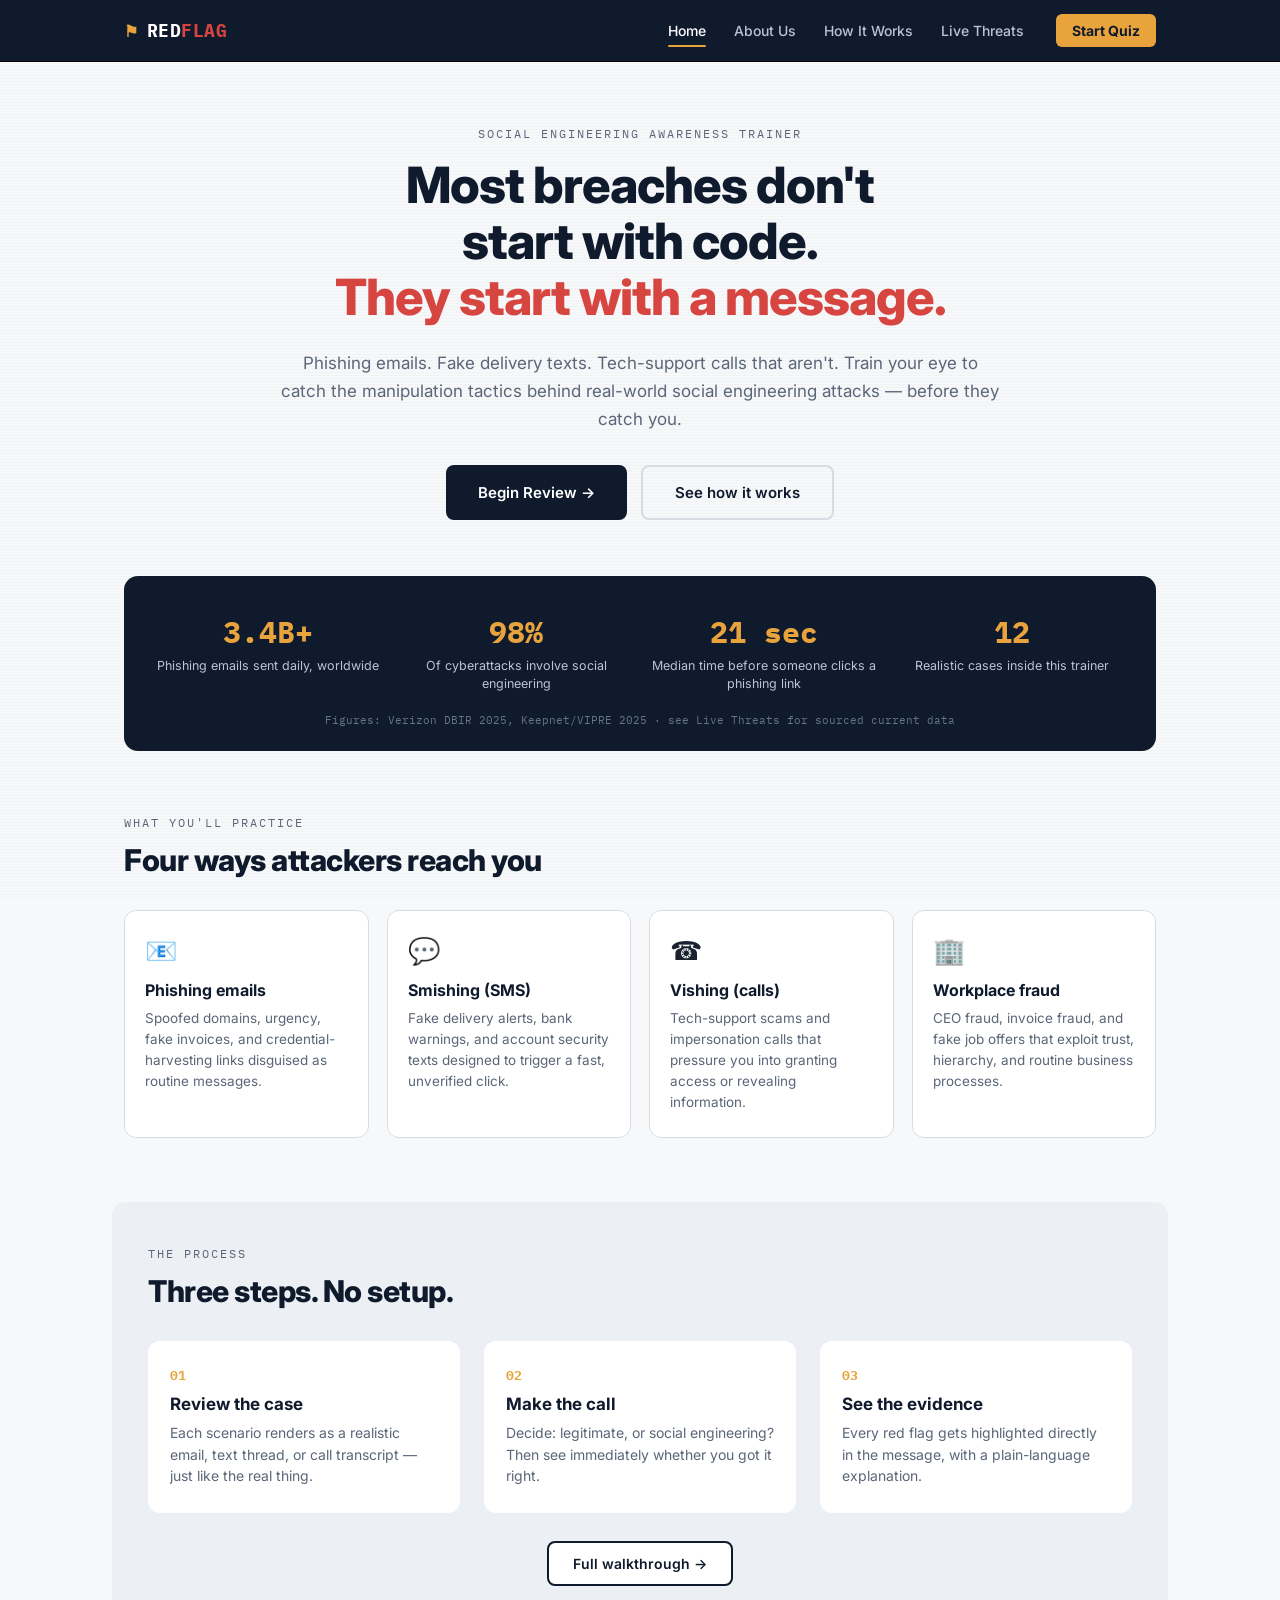
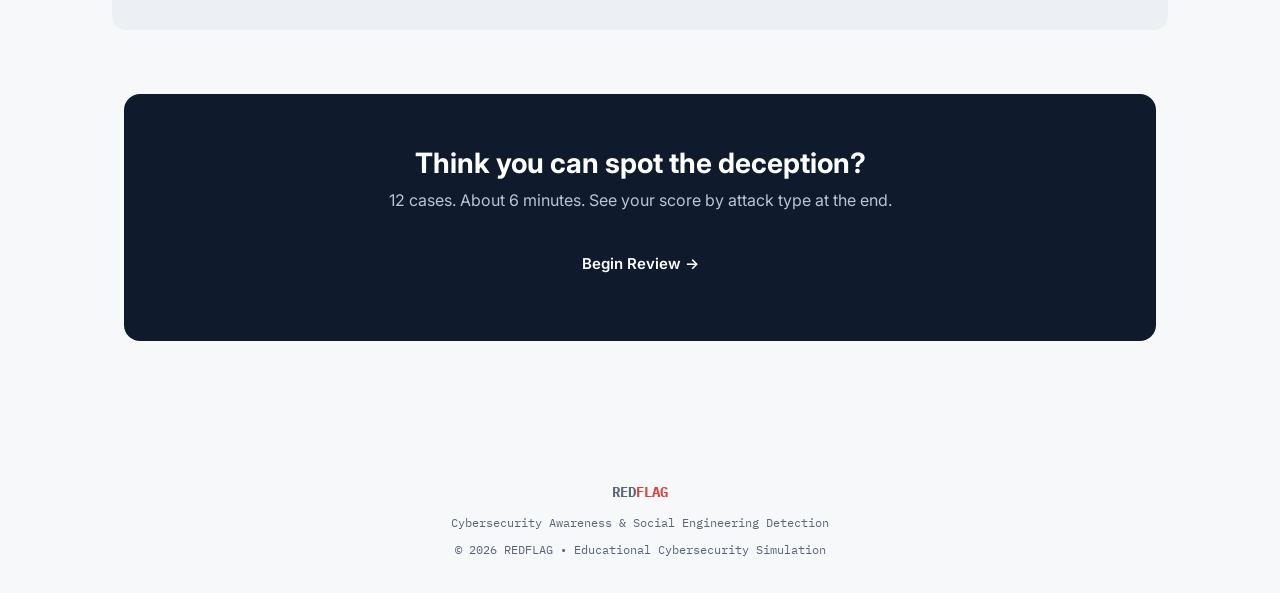
<file: RedFlag/index.html>
<!DOCTYPE html>
<html lang="en">
<head>
<meta charset="UTF-8">
<meta name="viewport" content="width=device-width, initial-scale=1.0">
<title>Red Flag — Social Engineering Awareness Trainer</title>
<link rel="preconnect" href="https://fonts.googleapis.com">
<link href="https://fonts.googleapis.com/css2?family=IBM+Plex+Mono:wght@400;500;600;700&family=Inter:wght@400;500;600;700;800&display=swap" rel="stylesheet">
<link rel="stylesheet" href="static/css/style.css">
</head>
<body>

<div class="scanlines" aria-hidden="true"></div>

<header class="app-header">
  <div class="header-inner">
    <a href="index.html" class="brand">
      <span class="brand-mark">&#9873;</span>
      <span class="brand-text">RED<span class="brand-accent">FLAG</span></span>
    </a>
    <nav class="main-nav" id="main-nav">
      <a href="index.html" data-nav="home">Home</a>
      <a href="about.html" data-nav="about">About Us</a>
      <a href="how-it-works.html" data-nav="how">How It Works</a>
      <a href="threats.html" data-nav="threats">Live Threats</a>
      <a href="quiz.html" data-nav="quiz" class="nav-cta">Start Quiz</a>
    </nav>
    <button class="nav-toggle" id="nav-toggle" aria-label="Toggle navigation">&#9776;</button>
  </div>
</header>

<main class="app-root wide">

  <!-- HERO -->
  <section class="home-hero">
    <p class="eyebrow">Social Engineering Awareness Trainer</p>
    <h1 class="home-hero-title">Most breaches don't<br>start with code.<br><span class="hero-accent">They start with a message.</span></h1>
    <p class="home-hero-body">
      Phishing emails. Fake delivery texts. Tech-support calls that aren't.
      Train your eye to catch the manipulation tactics behind real-world social
      engineering attacks — before they catch you.
    </p>
    <div class="home-hero-actions">
      <a href="quiz.html" class="btn btn-primary btn-large">Begin Review &rarr;</a>
      <a href="how-it-works.html" class="btn btn-ghost btn-large">See how it works</a>
    </div>
  </section>

  <!-- STATS STRIP -->
  <section class="stats-strip">
    <div class="stats-strip-inner">
      <div class="stat-block">
        <span class="stat-num">3.4B+</span>
        <span class="stat-label">Phishing emails sent daily, worldwide</span>
      </div>
      <div class="stat-block">
        <span class="stat-num">98%</span>
        <span class="stat-label">Of cyberattacks involve social engineering</span>
      </div>
      <div class="stat-block">
        <span class="stat-num">21 sec</span>
        <span class="stat-label">Median time before someone clicks a phishing link</span>
      </div>
      <div class="stat-block">
        <span class="stat-num">12</span>
        <span class="stat-label">Realistic cases inside this trainer</span>
      </div>
    </div>
    <p class="stats-strip-source">Figures: Verizon DBIR 2025, Keepnet/VIPRE 2025 &middot; see Live Threats for sourced current data</p>
  </section>

  <!-- WHAT YOU'LL PRACTICE -->
  <section class="section">
    <p class="eyebrow">What you'll practice</p>
    <h2 class="section-title">Four ways attackers reach you</h2>
    <div class="practice-grid">
      <div class="practice-card">
        <span class="practice-icon">&#128231;</span>
        <h3>Phishing emails</h3>
        <p>Spoofed domains, urgency, fake invoices, and credential-harvesting links disguised as routine messages.</p>
      </div>
      <div class="practice-card">
        <span class="practice-icon">&#128172;</span>
        <h3>Smishing (SMS)</h3>
        <p>Fake delivery alerts, bank warnings, and account security texts designed to trigger a fast, unverified click.</p>
      </div>
      <div class="practice-card">
        <span class="practice-icon">&#9742;</span>
        <h3>Vishing (calls)</h3>
        <p>Tech-support scams and impersonation calls that pressure you into granting access or revealing information.</p>
      </div>
      <div class="practice-card">
        <span class="practice-icon">&#127970;</span>
        <h3>Workplace fraud</h3>
        <p>CEO fraud, invoice fraud, and fake job offers that exploit trust, hierarchy, and routine business processes.</p>
      </div>
    </div>
  </section>

  <!-- HOW IT WORKS PREVIEW -->
  <section class="section section-muted">
    <p class="eyebrow">The process</p>
    <h2 class="section-title">Three steps. No setup.</h2>
    <div class="steps-row">
      <div class="step-card">
        <span class="step-num">01</span>
        <h3>Review the case</h3>
        <p>Each scenario renders as a realistic email, text thread, or call transcript &mdash; just like the real thing.</p>
      </div>
      <div class="step-card">
        <span class="step-num">02</span>
        <h3>Make the call</h3>
        <p>Decide: legitimate, or social engineering? Then see immediately whether you got it right.</p>
      </div>
      <div class="step-card">
        <span class="step-num">03</span>
        <h3>See the evidence</h3>
        <p>Every red flag gets highlighted directly in the message, with a plain-language explanation.</p>
      </div>
    </div>
    <div class="steps-cta">
      <a href="how-it-works.html" class="btn btn-secondary">Full walkthrough &rarr;</a>
    </div>
  </section>

  <!-- CTA BAND -->
  <section class="cta-band">
    <h2>Think you can spot the deception?</h2>
    <p>12 cases. About 6 minutes. See your score by attack type at the end.</p>
    <a href="quiz.html" class="btn btn-primary btn-large">Begin Review &rarr;</a>
  </section>

</main>

<footer class="app-footer">
    <div class="footer-content">

        <h3 class="footer-logo">
            RED<span class="brand-accent">FLAG</span>
        </h3>

        <p class="footer-tagline">
            Cybersecurity Awareness & Social Engineering Detection
        </p>

        <div class="footer-divider"></div>

        <p class="footer-copy">
            © 2026 REDFLAG • Educational Cybersecurity Simulation
        </p>

    </div>
</footer>

<script src="static/js/nav.js"></script>
</body>
</html>
</file>
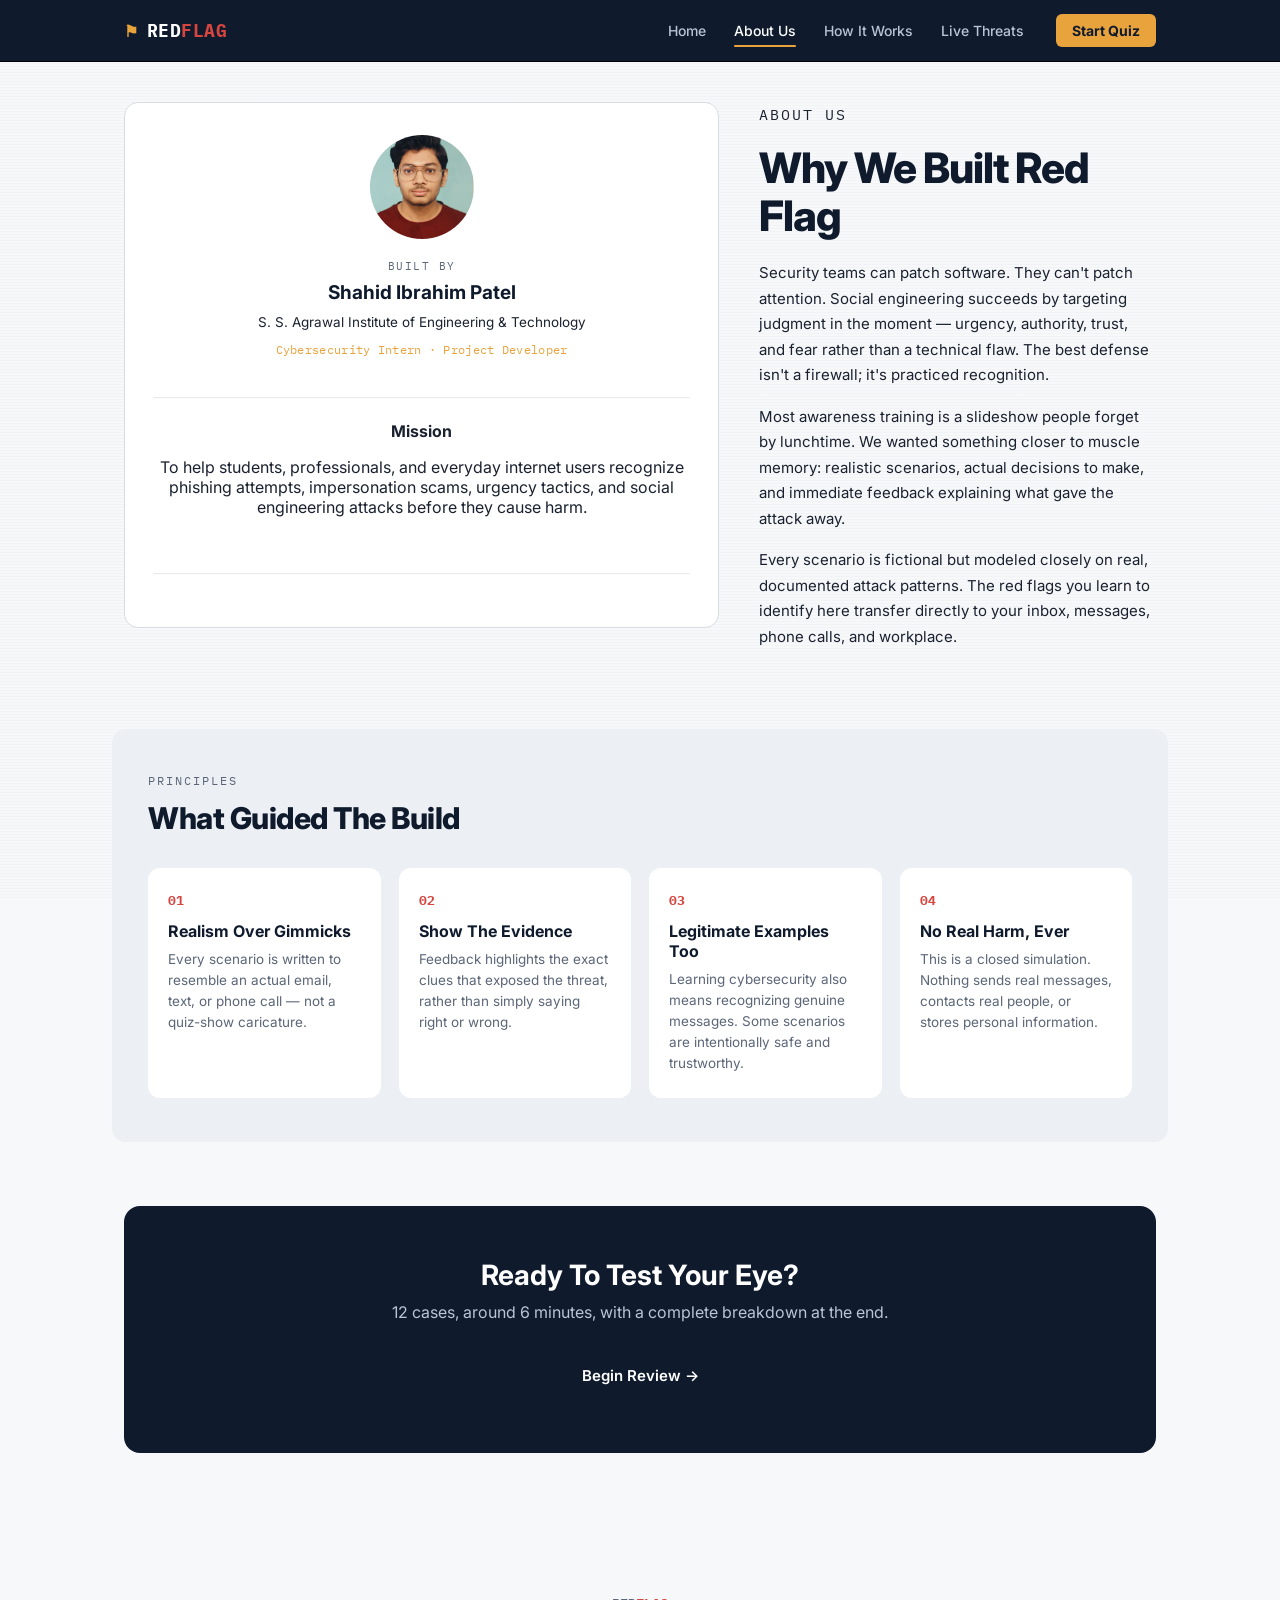
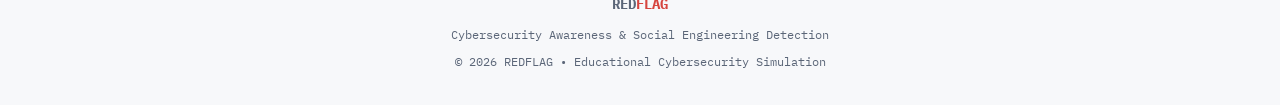
<file: RedFlag/about.html>
<!DOCTYPE html>
<html lang="en">
<head>
<meta charset="UTF-8">
<meta name="viewport" content="width=device-width, initial-scale=1.0">
<title>About Us — Red Flag</title>

<link rel="preconnect" href="https://fonts.googleapis.com">
<link href="https://fonts.googleapis.com/css2?family=IBM+Plex+Mono:wght@400;500;600;700&family=Inter:wght@400;500;600;700;800&display=swap" rel="stylesheet">

<link rel="stylesheet" href="static/css/style.css">
</head>
<body>

<div class="scanlines" aria-hidden="true"></div>

<header class="app-header">
  <div class="header-inner">
    <a href="index.html" class="brand">
      <span class="brand-mark">&#9873;</span>
      <span class="brand-text">RED<span class="brand-accent">FLAG</span></span>
    </a>

    <nav class="main-nav" id="main-nav">
      <a href="index.html" data-nav="home">Home</a>
      <a href="about.html" data-nav="about">About Us</a>
      <a href="how-it-works.html" data-nav="how">How It Works</a>
      <a href="threats.html" data-nav="threats">Live Threats</a>
      <a href="quiz.html" data-nav="quiz" class="nav-cta">Start Quiz</a>
    </nav>

    <button class="nav-toggle" id="nav-toggle" aria-label="Toggle navigation">
      &#9776;
    </button>
  </div>
</header>

<main class="app-root wide">

  <!-- Builder + Why We Built Section -->
  <section class="section">
    <div class="two-col">

      <!-- LEFT COLUMN -->
      <!-- LEFT COLUMN -->
<div class="builder-card">

    <div class="builder-photo">
        <img
            src="sp.jpg"
            alt="Shahid Ibrahim Patel"
            id="builder-photo-img"
            onerror="this.style.display='none'; document.getElementById('builder-photo-fallback').style.display='flex';"
        >

        <div class="builder-photo-fallback" id="builder-photo-fallback">
            SP
        </div>
    </div>

    <p class="builder-label">Built by</p>

    <h3 class="builder-name">
        Shahid Ibrahim Patel
    </h3>

    <p class="builder-college">
        S. S. Agrawal Institute of Engineering &amp; Technology
    </p>

    <p class="builder-role">
        Cybersecurity Intern &middot; Project Developer
    </p>

    <br>

    <div class="builder-extra">

        <hr style="margin:20px 0; opacity:0.2;">

        <h4 style="margin-bottom:12px;">Mission</h4>

        <p>
            To help students, professionals, and everyday internet users
            recognize phishing attempts, impersonation scams, urgency tactics,
            and social engineering attacks before they cause harm.
        </p>

        <br>
        <hr style="margin:20px 0; opacity:0.2;">


    </div>

</div>

      <!-- RIGHT COLUMN -->
      <div class="two-col-text">

        <p class="eyebrow">About Us</p>

        <h1 class="page-title">
          Why We Built Red Flag
        </h1>

        <p>
          Security teams can patch software. They can't patch attention.
          Social engineering succeeds by targeting judgment in the moment —
          urgency, authority, trust, and fear rather than a technical flaw.
          The best defense isn't a firewall; it's practiced recognition.
        </p>

        <p>
          Most awareness training is a slideshow people forget by lunchtime.
          We wanted something closer to muscle memory: realistic scenarios,
          actual decisions to make, and immediate feedback explaining what
          gave the attack away.
        </p>

        <p>
          Every scenario is fictional but modeled closely on real,
          documented attack patterns. The red flags you learn to identify
          here transfer directly to your inbox, messages, phone calls,
          and workplace.
        </p>

      </div>

    </div>
  </section>

  <!-- Principles Section -->
  <section class="section section-muted">

    <p class="eyebrow">Principles</p>

    <h2 class="section-title">
      What Guided The Build
    </h2>

    <div class="principles-grid">

      <div class="principle-card">
        <span class="principle-num">01</span>
        <h3>Realism Over Gimmicks</h3>
        <p>
          Every scenario is written to resemble an actual email,
          text, or phone call — not a quiz-show caricature.
        </p>
      </div>

      <div class="principle-card">
        <span class="principle-num">02</span>
        <h3>Show The Evidence</h3>
        <p>
          Feedback highlights the exact clues that exposed the threat,
          rather than simply saying right or wrong.
        </p>
      </div>

      <div class="principle-card">
        <span class="principle-num">03</span>
        <h3>Legitimate Examples Too</h3>
        <p>
          Learning cybersecurity also means recognizing genuine messages.
          Some scenarios are intentionally safe and trustworthy.
        </p>
      </div>

      <div class="principle-card">
        <span class="principle-num">04</span>
        <h3>No Real Harm, Ever</h3>
        <p>
          This is a closed simulation. Nothing sends real messages,
          contacts real people, or stores personal information.
        </p>
      </div>

    </div>

  </section>

  <!-- CTA -->
  <section class="cta-band">

    <h2>Ready To Test Your Eye?</h2>

    <p>
      12 cases, around 6 minutes, with a complete breakdown at the end.
    </p>

    <a href="quiz.html" class="btn btn-primary btn-large">
      Begin Review →
    </a>

  </section>

</main>

<footer class="app-footer">
    <div class="footer-content">

        <h3 class="footer-logo">
            RED<span class="brand-accent">FLAG</span>
        </h3>

        <p class="footer-tagline">
            Cybersecurity Awareness & Social Engineering Detection
        </p>

        <div class="footer-divider"></div>

        <p class="footer-copy">
            © 2026 REDFLAG • Educational Cybersecurity Simulation
        </p>

    </div>
</footer>

<script src="static/js/nav.js"></script>

</body>
</html>
</file>
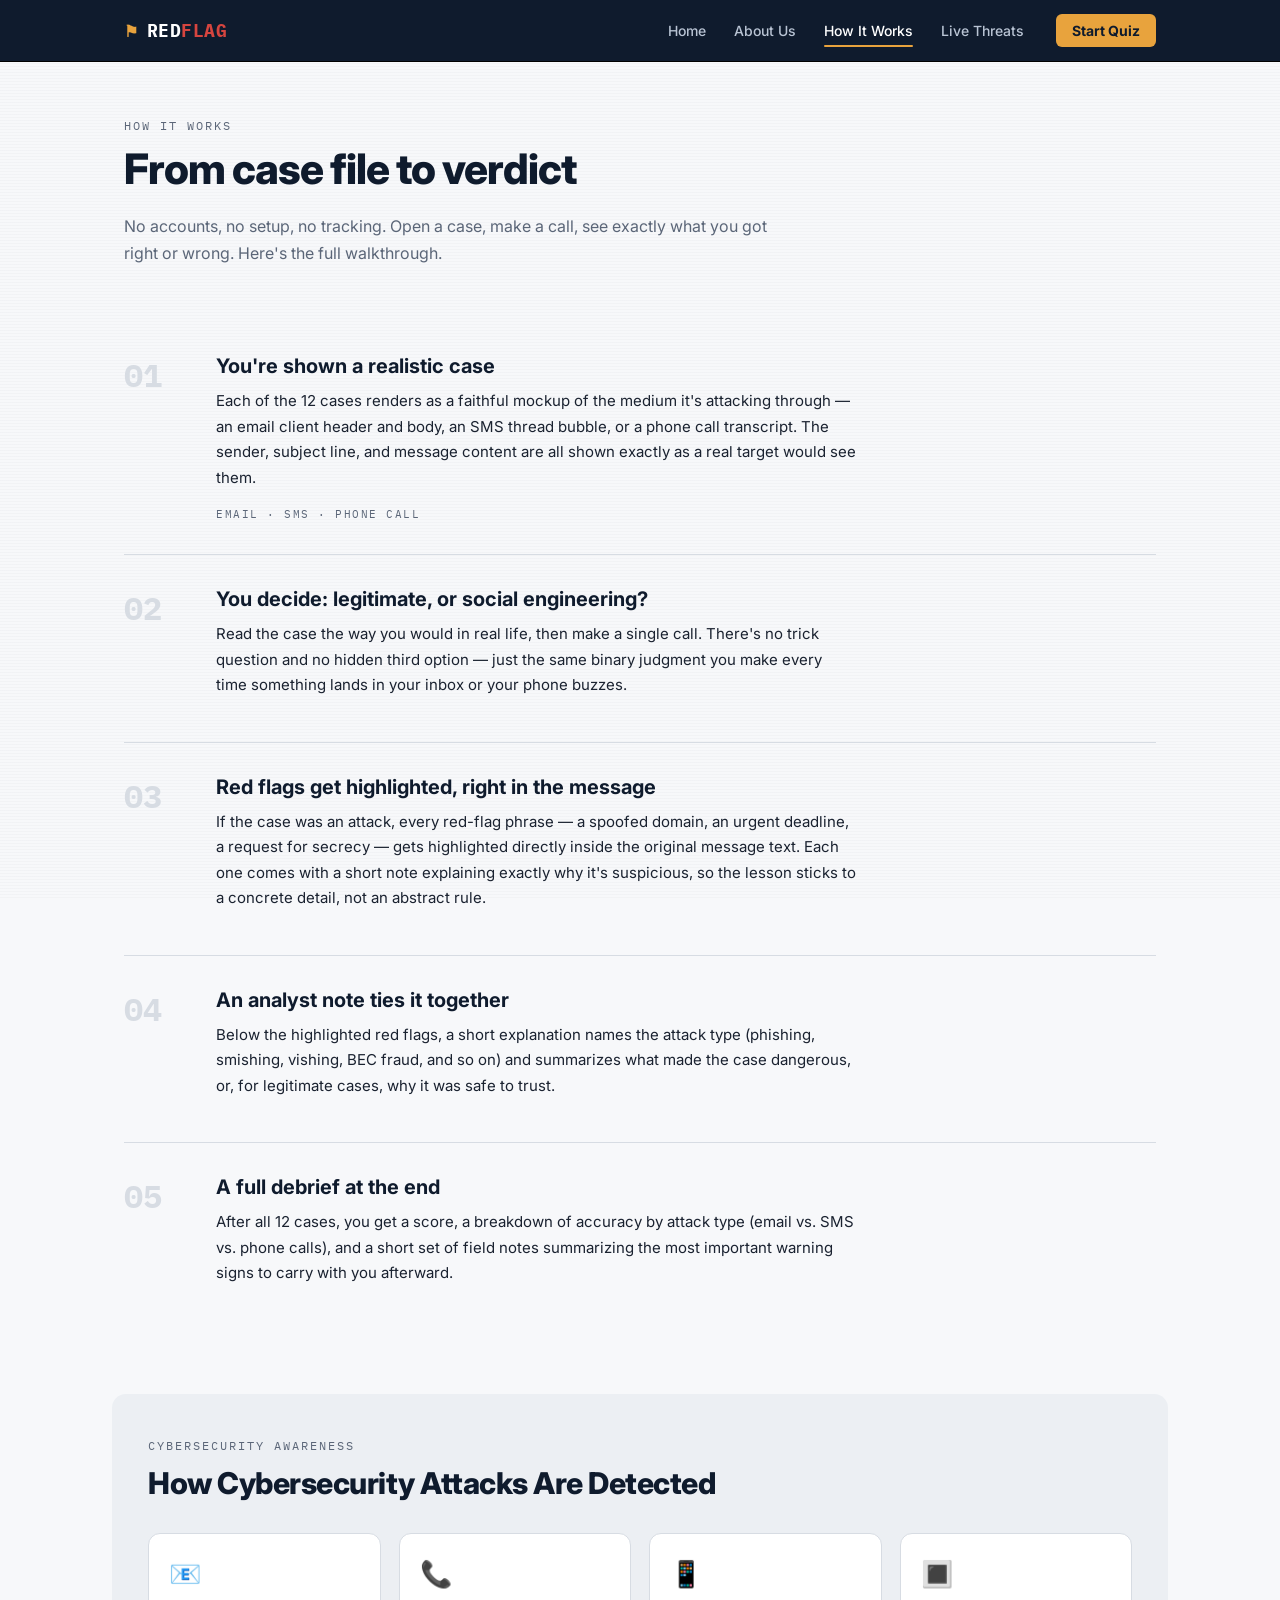
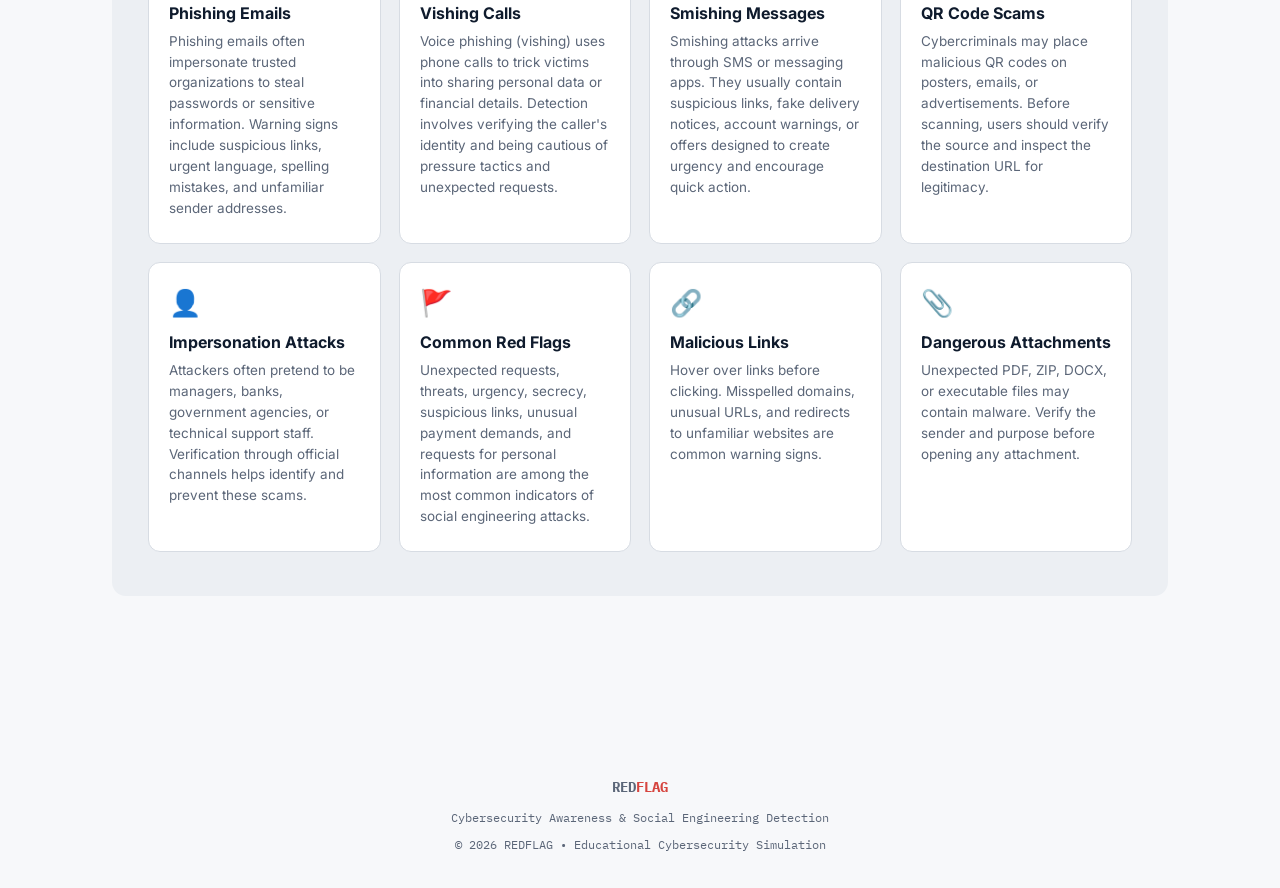
<file: RedFlag/how-it-works.html>
<!DOCTYPE html>
<html lang="en">
<head>
<meta charset="UTF-8">
<meta name="viewport" content="width=device-width, initial-scale=1.0">
<title>How It Works — Red Flag</title>
<link rel="preconnect" href="https://fonts.googleapis.com">
<link href="https://fonts.googleapis.com/css2?family=IBM+Plex+Mono:wght@400;500;600;700&family=Inter:wght@400;500;600;700;800&display=swap" rel="stylesheet">
<link rel="stylesheet" href="static/css/style.css">
</head>
<body>

<div class="scanlines" aria-hidden="true"></div>

<header class="app-header">
  <div class="header-inner">
    <a href="index.html" class="brand">
      <span class="brand-mark">&#9873;</span>
      <span class="brand-text">RED<span class="brand-accent">FLAG</span></span>
    </a>
    <nav class="main-nav" id="main-nav">
      <a href="index.html" data-nav="home">Home</a>
      <a href="about.html" data-nav="about">About Us</a>
      <a href="how-it-works.html" data-nav="how">How It Works</a>
      <a href="threats.html" data-nav="threats">Live Threats</a>
      <a href="quiz.html" data-nav="quiz" class="nav-cta">Start Quiz</a>
    </nav>
    <button class="nav-toggle" id="nav-toggle" aria-label="Toggle navigation">&#9776;</button>
  </div>
</header>

<main class="app-root wide">

  <section class="page-intro">
    <p class="eyebrow">How It Works</p>
    <h1 class="page-title">From case file to verdict</h1>
    <p class="page-intro-body">
      No accounts, no setup, no tracking. Open a case, make a call, see exactly what
      you got right or wrong. Here's the full walkthrough.
    </p>
  </section>

  <!-- DETAILED STEPS -->
  <section class="section">
    <div class="walkthrough-row">
      <div class="walkthrough-num">01</div>
      <div class="walkthrough-content">
        <h2>You're shown a realistic case</h2>
        <p>
          Each of the 12 cases renders as a faithful mockup of the medium it's attacking
          through &mdash; an email client header and body, an SMS thread bubble, or a phone call
          transcript. The sender, subject line, and message content are all shown exactly as
          a real target would see them.
        </p>
        <span class="walkthrough-tag">EMAIL &middot; SMS &middot; PHONE CALL</span>
      </div>
    </div>

    <div class="walkthrough-row">
      <div class="walkthrough-num">02</div>
      <div class="walkthrough-content">
        <h2>You decide: legitimate, or social engineering?</h2>
        <p>
          Read the case the way you would in real life, then make a single call. There's no
          trick question and no hidden third option &mdash; just the same binary judgment you make
          every time something lands in your inbox or your phone buzzes.
        </p>
      </div>
    </div>

    <div class="walkthrough-row">
      <div class="walkthrough-num">03</div>
      <div class="walkthrough-content">
        <h2>Red flags get highlighted, right in the message</h2>
        <p>
          If the case was an attack, every red-flag phrase &mdash; a spoofed domain, an urgent
          deadline, a request for secrecy &mdash; gets highlighted directly inside the original
          message text. Each one comes with a short note explaining exactly why it's
          suspicious, so the lesson sticks to a concrete detail, not an abstract rule.
        </p>
      </div>
    </div>

    <div class="walkthrough-row">
      <div class="walkthrough-num">04</div>
      <div class="walkthrough-content">
        <h2>An analyst note ties it together</h2>
        <p>
          Below the highlighted red flags, a short explanation names the attack type
          (phishing, smishing, vishing, BEC fraud, and so on) and summarizes what made the
          case dangerous, or, for legitimate cases, why it was safe to trust.
        </p>
      </div>
    </div>

    <div class="walkthrough-row">
      <div class="walkthrough-num">05</div>
      <div class="walkthrough-content">
        <h2>A full debrief at the end</h2>
        <p>
          After all 12 cases, you get a score, a breakdown of accuracy by attack type
          (email vs. SMS vs. phone calls), and a short set of field notes summarizing the
          most important warning signs to carry with you afterward.
        </p>
      </div>
    </div>
  </section>

  <!-- WHY THIS DESIGN -->
  <!-- CYBERSECURITY ATTACK DETECTION -->
<section class="section section-muted">

  <p class="eyebrow">Cybersecurity Awareness</p>

  <h2 class="section-title">
    How Cybersecurity Attacks Are Detected
  </h2>

  <div class="practice-grid">

    <div class="practice-card">
      <span class="practice-icon">📧</span>
      <h3>Phishing Emails</h3>
      <p>
        Phishing emails often impersonate trusted organizations to steal
        passwords or sensitive information. Warning signs include suspicious
        links, urgent language, spelling mistakes, and unfamiliar sender
        addresses.
      </p>
    </div>

    <div class="practice-card">
      <span class="practice-icon">📞</span>
      <h3>Vishing Calls</h3>
      <p>
        Voice phishing (vishing) uses phone calls to trick victims into
        sharing personal data or financial details. Detection involves
        verifying the caller's identity and being cautious of pressure
        tactics and unexpected requests.
      </p>
    </div>

    <div class="practice-card">
      <span class="practice-icon">📱</span>
      <h3>Smishing Messages</h3>
      <p>
        Smishing attacks arrive through SMS or messaging apps. They usually
        contain suspicious links, fake delivery notices, account warnings,
        or offers designed to create urgency and encourage quick action.
      </p>
    </div>

    <div class="practice-card">
      <span class="practice-icon">🔳</span>
      <h3>QR Code Scams</h3>
      <p>
        Cybercriminals may place malicious QR codes on posters, emails,
        or advertisements. Before scanning, users should verify the source
        and inspect the destination URL for legitimacy.
      </p>
    </div>

    <div class="practice-card">
      <span class="practice-icon">👤</span>
      <h3>Impersonation Attacks</h3>
      <p>
        Attackers often pretend to be managers, banks, government agencies,
        or technical support staff. Verification through official channels
        helps identify and prevent these scams.
      </p>
    </div>

    <div class="practice-card">
      <span class="practice-icon">🚩</span>
      <h3>Common Red Flags</h3>
      <p>
        Unexpected requests, threats, urgency, secrecy, suspicious links,
        unusual payment demands, and requests for personal information are
        among the most common indicators of social engineering attacks.
      </p>
    </div>

    <div class="practice-card">
      <span class="practice-icon">🔗</span>
      <h3>Malicious Links</h3>
      <p>
        Hover over links before clicking. Misspelled domains, unusual URLs,
        and redirects to unfamiliar websites are common warning signs.
      </p>
    </div>

    <div class="practice-card">
      <span class="practice-icon">📎</span>
      <h3>Dangerous Attachments</h3>
      <p>
        Unexpected PDF, ZIP, DOCX, or executable files may contain malware.
        Verify the sender and purpose before opening any attachment.
      </p>
    </div>

  </div>

</section>

</main>

<footer class="app-footer">
    <div class="footer-content">

        <h3 class="footer-logo">
            RED<span class="brand-accent">FLAG</span>
        </h3>

        <p class="footer-tagline">
            Cybersecurity Awareness & Social Engineering Detection
        </p>

        <div class="footer-divider"></div>

        <p class="footer-copy">
            © 2026 REDFLAG • Educational Cybersecurity Simulation
        </p>

    </div>
</footer>

<script src="static/js/nav.js"></script>
</body>
</html>
</file>
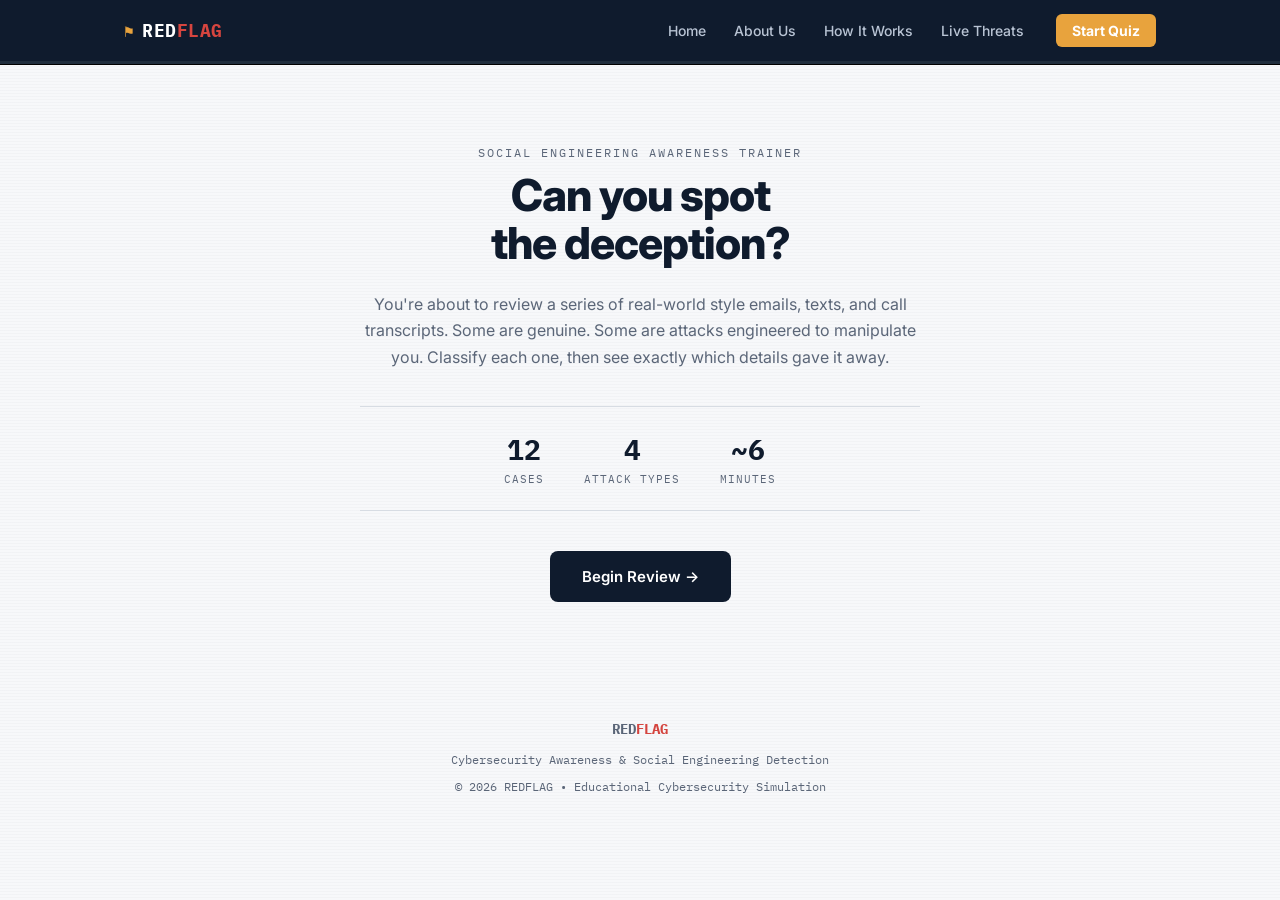
<file: RedFlag/quiz.html>
<!DOCTYPE html>
<html lang="en">
<head>
<meta charset="UTF-8">
<meta name="viewport" content="width=device-width, initial-scale=1.0">
<title>Red Flag &mdash; Social Engineering Awareness Trainer</title>
<link rel="preconnect" href="https://fonts.googleapis.com">
<link href="https://fonts.googleapis.com/css2?family=IBM+Plex+Mono:wght@400;500;600;700&family=Inter:wght@400;500;600;700;800&display=swap" rel="stylesheet">
<link rel="stylesheet" href="static/css/style.css">
</head>
<body>

<div class="scanlines" aria-hidden="true"></div>

<header class="app-header">
  <div class="header-inner">
    <a href="index.html" class="brand">
      <span class="brand-mark">&#9873;</span>
      <span class="brand-text">RED<span class="brand-accent">FLAG</span></span>
    </a>
    <nav class="main-nav" id="main-nav">
      <a href="index.html" data-nav="home">Home</a>
      <a href="about.html" data-nav="about">About Us</a>
      <a href="how-it-works.html" data-nav="how">How It Works</a>
      <a href="threats.html" data-nav="threats">Live Threats</a>
      <a href="quiz.html" data-nav="quiz" class="nav-cta">Start Quiz</a>
    </nav>
    <button class="nav-toggle" id="nav-toggle" aria-label="Toggle navigation">&#9776;</button>
  </div>
  <div class="progress-track" aria-hidden="true">
    <div class="progress-fill" id="progress-fill"></div>
  </div>
</header>

<main id="app-root" class="app-root">

  <!-- INTRO SCREEN -->
  <section id="screen-intro" class="screen screen-intro">
    <div class="intro-card">
      <p class="eyebrow">Social Engineering Awareness Trainer</p>
      <h1 class="intro-title">Can you spot<br>the deception?</h1>
      <p class="intro-body">
        You're about to review a series of real-world style emails, texts, and call transcripts.
        Some are genuine. Some are attacks engineered to manipulate you.
        Classify each one, then see exactly which details gave it away.
      </p>
      <div class="intro-stats">
        <div class="intro-stat">
          <span class="intro-stat-num">12</span>
          <span class="intro-stat-label">Cases</span>
        </div>
        <div class="intro-stat">
          <span class="intro-stat-num">4</span>
          <span class="intro-stat-label">Attack types</span>
        </div>
        <div class="intro-stat">
          <span class="intro-stat-num">~6</span>
          <span class="intro-stat-label">Minutes</span>
        </div>
      </div>
      <button class="btn btn-primary btn-large" id="btn-start">Begin Review &rarr;</button>
    </div>
  </section>

  <!-- QUIZ SCREEN -->
  <section id="screen-quiz" class="screen screen-quiz hidden">

    <div class="case-meta-row">
      <span class="case-type-badge" id="case-type-badge">EMAIL</span>
      <span class="case-progress-inline" id="case-progress">00 / 00</span>
      <span class="case-difficulty" id="case-difficulty">DIFFICULTY: EASY</span>
    </div>

    <div class="exhibit-wrap">
      <div class="exhibit" id="exhibit">
        <!-- Rendered dynamically per scenario type -->
      </div>
    </div>

    <div class="verdict-zone" id="verdict-zone">
      <p class="verdict-prompt">Is this message legitimate or a social engineering attempt?</p>
      <div class="verdict-buttons">
        <button class="btn btn-verdict btn-legit" data-verdict="legit">
          <span class="verdict-icon">&#10003;</span> Legitimate
        </button>
        <button class="btn btn-verdict btn-phish" data-verdict="phish">
          <span class="verdict-icon">&#9888;</span> Social Engineering
        </button>
      </div>
    </div>

    <div class="feedback-zone hidden" id="feedback-zone">
      <div class="feedback-header" id="feedback-header">
        <!-- correct/incorrect banner -->
      </div>
      <div class="feedback-body" id="feedback-body">
        <!-- red flags + explanation -->
      </div>
      <button class="btn btn-primary btn-large" id="btn-next">Next Case &rarr;</button>
    </div>

  </section>

  <!-- RESULTS SCREEN -->
  <section id="screen-results" class="screen screen-results hidden">
    <div class="results-card">
      <p class="eyebrow">Debrief</p>
      <h1 class="results-title" id="results-title">Assessment Complete</h1>

      <div class="score-ring-wrap">
        <svg class="score-ring" viewBox="0 0 200 200">
          <circle class="score-ring-bg" cx="100" cy="100" r="86"></circle>
          <circle class="score-ring-fill" id="score-ring-fill" cx="100" cy="100" r="86"></circle>
        </svg>
        <div class="score-ring-text">
          <span class="score-ring-num" id="score-num">0</span>
          <span class="score-ring-denom" id="score-denom">/ 12</span>
        </div>
      </div>

      <p class="results-tagline" id="results-tagline">&nbsp;</p>

      <div class="breakdown" id="breakdown">
        <h2 class="breakdown-title">Performance by attack type</h2>
        <div class="breakdown-rows" id="breakdown-rows"></div>
      </div>

      <div class="tips-block">
        <h2 class="breakdown-title">Field notes &mdash; what to watch for</h2>
        <ul class="tips-list">
          <li><strong>Urgency &amp; threats.</strong> "Act now or lose access" is designed to short-circuit careful thinking.</li>
          <li><strong>Mismatched domains.</strong> Check the actual sender address and link destination, not just the display name.</li>
          <li><strong>Requests for secrecy.</strong> Legitimate requests rarely ask you to bypass normal verification or tell no one.</li>
          <li><strong>Unsolicited contact.</strong> Real institutions rarely cold-call or text you demanding immediate sensitive action.</li>
          <li><strong>Too good to be true.</strong> Unusually high pay, prizes, or refunds are common lures.</li>
        </ul>
      </div>

      <button class="btn btn-primary btn-large" id="btn-restart">Run Again &rarr;</button>
    </div>
  </section>

</main>

<footer class="app-footer">
    <div class="footer-content">

        <h3 class="footer-logo">
            RED<span class="brand-accent">FLAG</span>
        </h3>

        <p class="footer-tagline">
            Cybersecurity Awareness & Social Engineering Detection
        </p>

        <div class="footer-divider"></div>

        <p class="footer-copy">
            © 2026 REDFLAG • Educational Cybersecurity Simulation
        </p>

    </div>
</footer>

<script src="static/js/nav.js"></script>
<script src="static/js/scenarios-data.js"></script>
<script src="static/js/script.js"></script>
</body>
</html>
</file>
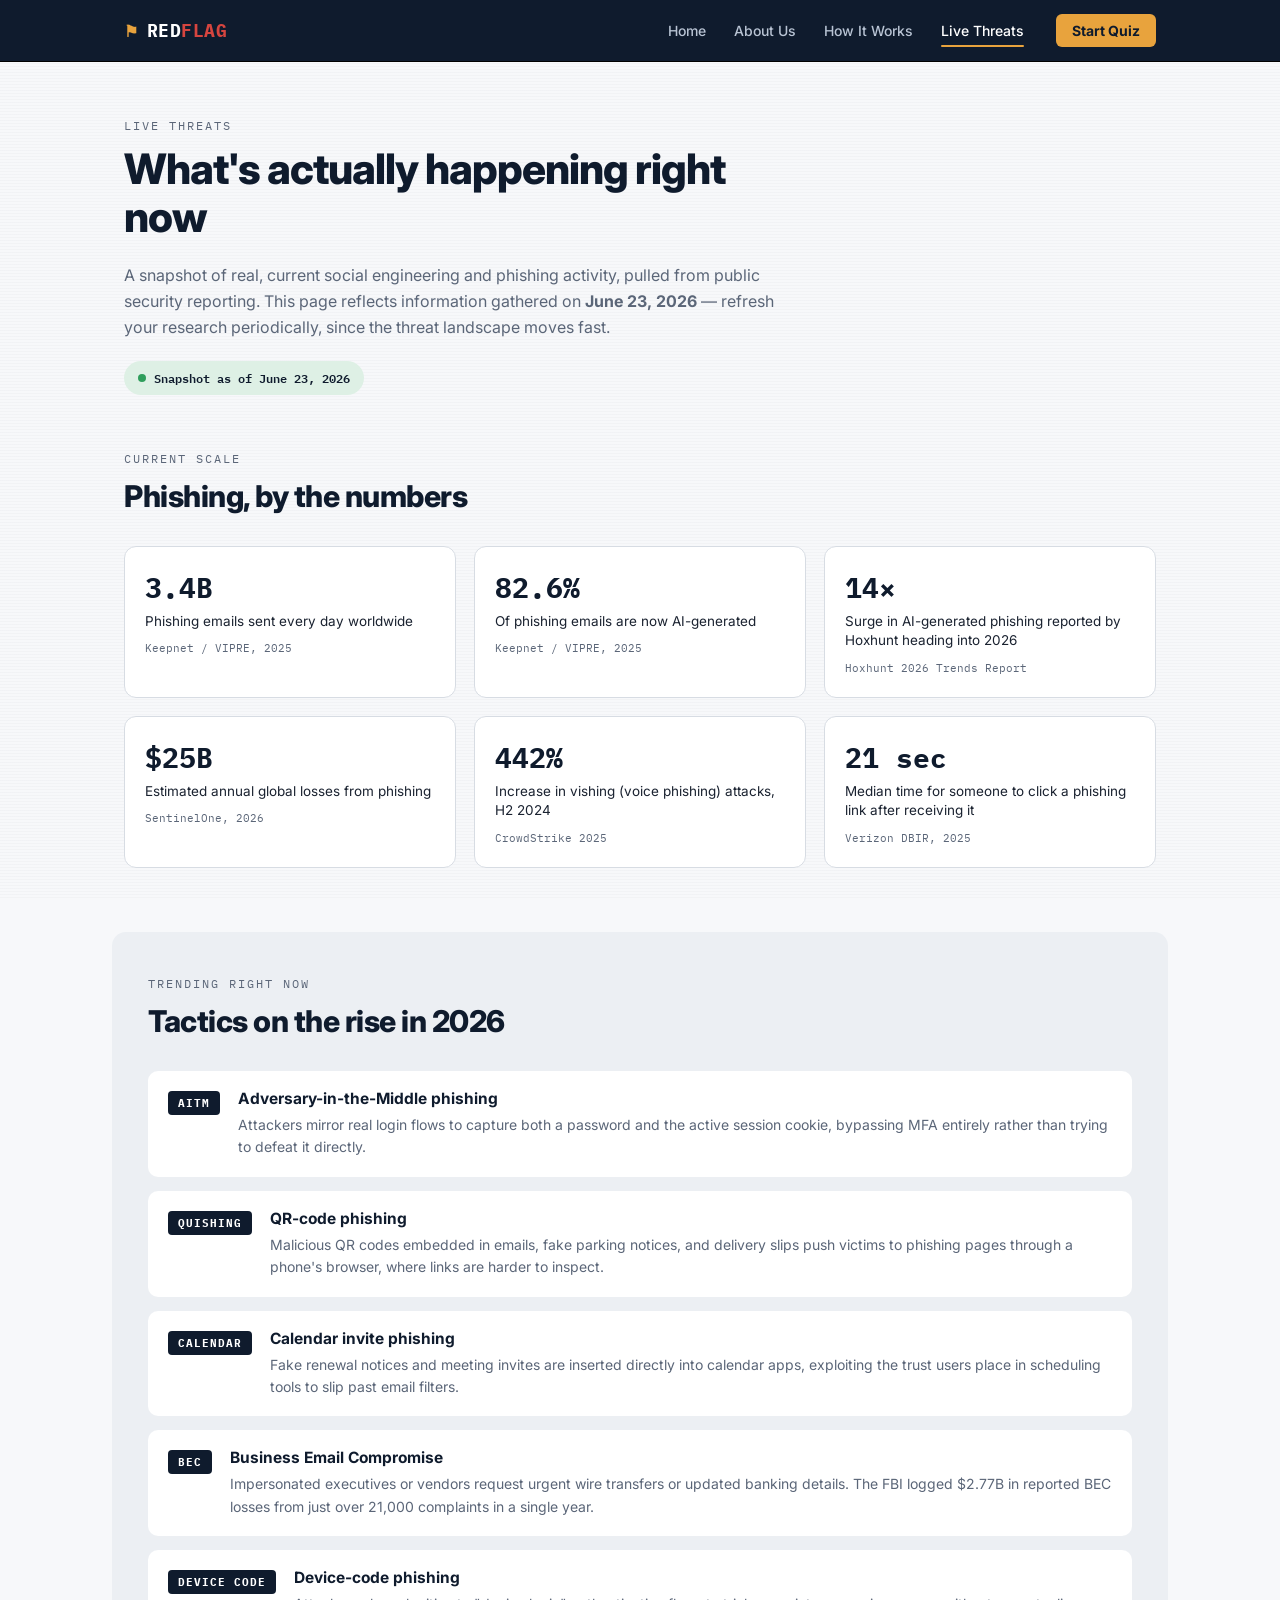
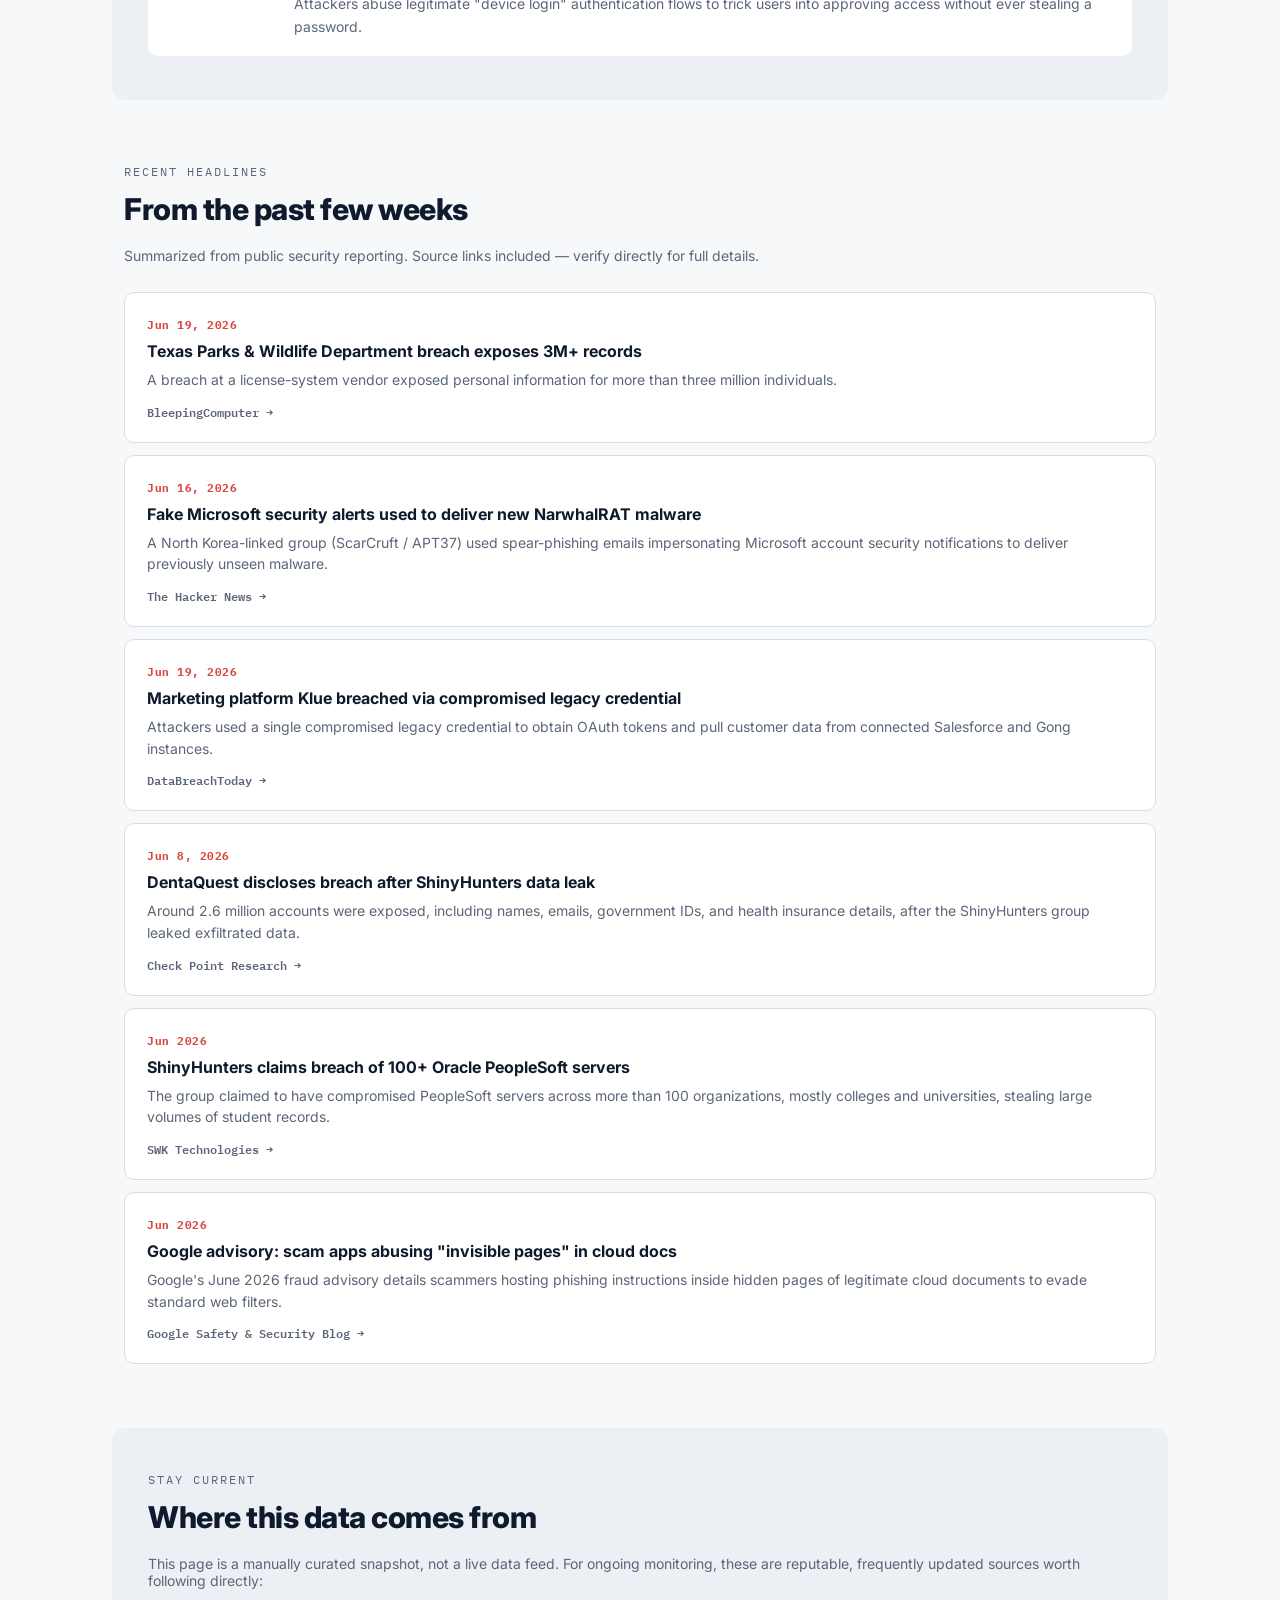
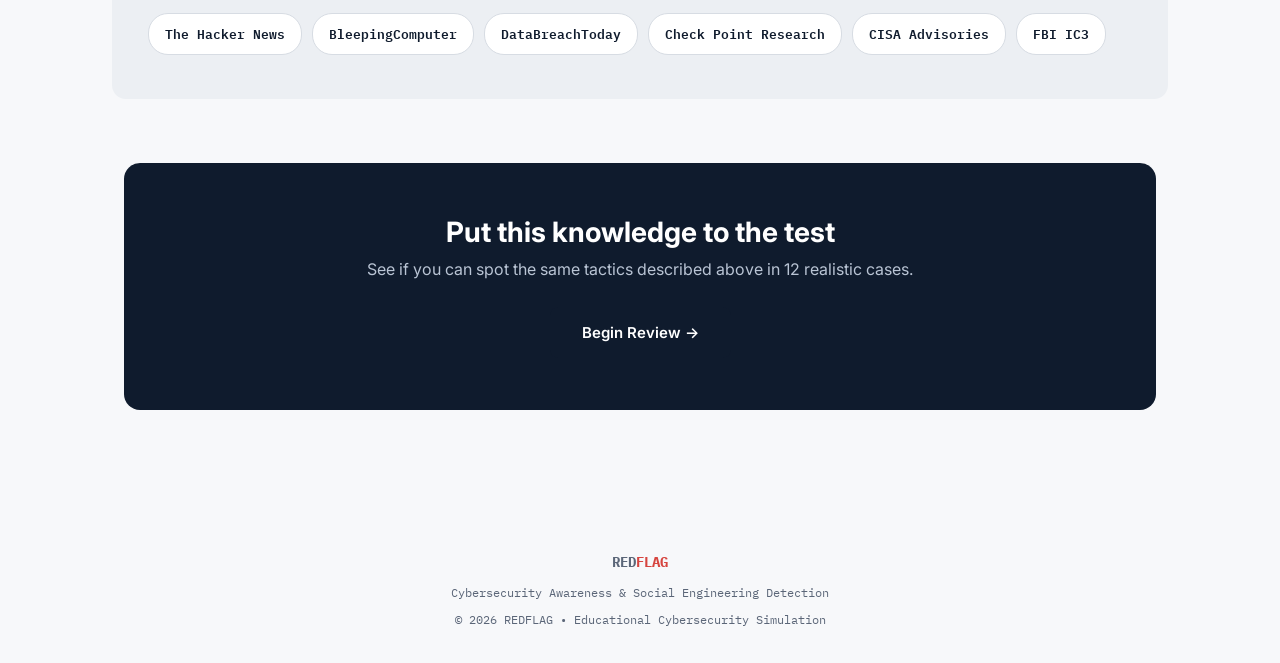
<file: RedFlag/threats.html>
<!DOCTYPE html>
<html lang="en">
<head>
<meta charset="UTF-8">
<meta name="viewport" content="width=device-width, initial-scale=1.0">
<title>Live Threats — Red Flag</title>
<link rel="preconnect" href="https://fonts.googleapis.com">
<link href="https://fonts.googleapis.com/css2?family=IBM+Plex+Mono:wght@400;500;600;700&family=Inter:wght@400;500;600;700;800&display=swap" rel="stylesheet">
<link rel="stylesheet" href="static/css/style.css">
</head>
<body>

<div class="scanlines" aria-hidden="true"></div>

<header class="app-header">
  <div class="header-inner">
    <a href="index.html" class="brand">
      <span class="brand-mark">&#9873;</span>
      <span class="brand-text">RED<span class="brand-accent">FLAG</span></span>
    </a>
    <nav class="main-nav" id="main-nav">
      <a href="index.html" data-nav="home">Home</a>
      <a href="about.html" data-nav="about">About Us</a>
      <a href="how-it-works.html" data-nav="how">How It Works</a>
      <a href="threats.html" data-nav="threats">Live Threats</a>
      <a href="quiz.html" data-nav="quiz" class="nav-cta">Start Quiz</a>
    </nav>
    <button class="nav-toggle" id="nav-toggle" aria-label="Toggle navigation">&#9776;</button>
  </div>
</header>

<main class="app-root wide">

  <section class="page-intro">
    <p class="eyebrow">Live Threats</p>
    <h1 class="page-title">What's actually happening right now</h1>
    <p class="page-intro-body">
      A snapshot of real, current social engineering and phishing activity, pulled from
      public security reporting. This page reflects information gathered on
      <strong>June 23, 2026</strong> &mdash; refresh your research periodically, since the
      threat landscape moves fast.
    </p>
    <span class="live-badge"><span class="live-dot"></span> Snapshot as of June 23, 2026</span>
  </section>

  <!-- KEY METRICS -->
  <section class="section">
    <p class="eyebrow">Current scale</p>
    <h2 class="section-title">Phishing, by the numbers</h2>
    <div class="threat-stats-grid">
      <div class="threat-stat-card">
        <span class="threat-stat-num">3.4B</span>
        <span class="threat-stat-label">Phishing emails sent every day worldwide</span>
        <span class="threat-stat-source">Keepnet / VIPRE, 2025</span>
      </div>
      <div class="threat-stat-card">
        <span class="threat-stat-num">82.6%</span>
        <span class="threat-stat-label">Of phishing emails are now AI-generated</span>
        <span class="threat-stat-source">Keepnet / VIPRE, 2025</span>
      </div>
      <div class="threat-stat-card">
        <span class="threat-stat-num">14&times;</span>
        <span class="threat-stat-label">Surge in AI-generated phishing reported by Hoxhunt heading into 2026</span>
        <span class="threat-stat-source">Hoxhunt 2026 Trends Report</span>
      </div>
      <div class="threat-stat-card">
        <span class="threat-stat-num">$25B</span>
        <span class="threat-stat-label">Estimated annual global losses from phishing</span>
        <span class="threat-stat-source">SentinelOne, 2026</span>
      </div>
      <div class="threat-stat-card">
        <span class="threat-stat-num">442%</span>
        <span class="threat-stat-label">Increase in vishing (voice phishing) attacks, H2 2024</span>
        <span class="threat-stat-source">CrowdStrike 2025</span>
      </div>
      <div class="threat-stat-card">
        <span class="threat-stat-num">21 sec</span>
        <span class="threat-stat-label">Median time for someone to click a phishing link after receiving it</span>
        <span class="threat-stat-source">Verizon DBIR, 2025</span>
      </div>
    </div>
  </section>

  <!-- TRENDING TACTICS -->
  <section class="section section-muted">
    <p class="eyebrow">Trending right now</p>
    <h2 class="section-title">Tactics on the rise in 2026</h2>
    <div class="tactic-list">
      <div class="tactic-row">
        <span class="tactic-tag">AITM</span>
        <div class="tactic-text">
          <h3>Adversary-in-the-Middle phishing</h3>
          <p>Attackers mirror real login flows to capture both a password and the active session cookie, bypassing MFA entirely rather than trying to defeat it directly.</p>
        </div>
      </div>
      <div class="tactic-row">
        <span class="tactic-tag">QUISHING</span>
        <div class="tactic-text">
          <h3>QR-code phishing</h3>
          <p>Malicious QR codes embedded in emails, fake parking notices, and delivery slips push victims to phishing pages through a phone's browser, where links are harder to inspect.</p>
        </div>
      </div>
      <div class="tactic-row">
        <span class="tactic-tag">CALENDAR</span>
        <div class="tactic-text">
          <h3>Calendar invite phishing</h3>
          <p>Fake renewal notices and meeting invites are inserted directly into calendar apps, exploiting the trust users place in scheduling tools to slip past email filters.</p>
        </div>
      </div>
      <div class="tactic-row">
        <span class="tactic-tag">BEC</span>
        <div class="tactic-text">
          <h3>Business Email Compromise</h3>
          <p>Impersonated executives or vendors request urgent wire transfers or updated banking details. The FBI logged $2.77B in reported BEC losses from just over 21,000 complaints in a single year.</p>
        </div>
      </div>
      <div class="tactic-row">
        <span class="tactic-tag">DEVICE CODE</span>
        <div class="tactic-text">
          <h3>Device-code phishing</h3>
          <p>Attackers abuse legitimate "device login" authentication flows to trick users into approving access without ever stealing a password.</p>
        </div>
      </div>
    </div>
  </section>

  <!-- RECENT HEADLINES -->
  <section class="section">
    <p class="eyebrow">Recent headlines</p>
    <h2 class="section-title">From the past few weeks</h2>
    <p class="section-note">Summarized from public security reporting. Source links included &mdash; verify directly for full details.</p>

    <div class="headline-list">

      <a class="headline-card" href="https://www.bleepingcomputer.com/" target="_blank" rel="noopener">
        <span class="headline-date">Jun 19, 2026</span>
        <h3>Texas Parks &amp; Wildlife Department breach exposes 3M+ records</h3>
        <p>A breach at a license-system vendor exposed personal information for more than three million individuals.</p>
        <span class="headline-source">BleepingComputer &rarr;</span>
      </a>

      <a class="headline-card" href="https://thehackernews.com/" target="_blank" rel="noopener">
        <span class="headline-date">Jun 16, 2026</span>
        <h3>Fake Microsoft security alerts used to deliver new NarwhalRAT malware</h3>
        <p>A North Korea-linked group (ScarCruft / APT37) used spear-phishing emails impersonating Microsoft account security notifications to deliver previously unseen malware.</p>
        <span class="headline-source">The Hacker News &rarr;</span>
      </a>

      <a class="headline-card" href="https://www.databreachtoday.com/" target="_blank" rel="noopener">
        <span class="headline-date">Jun 19, 2026</span>
        <h3>Marketing platform Klue breached via compromised legacy credential</h3>
        <p>Attackers used a single compromised legacy credential to obtain OAuth tokens and pull customer data from connected Salesforce and Gong instances.</p>
        <span class="headline-source">DataBreachToday &rarr;</span>
      </a>

      <a class="headline-card" href="https://research.checkpoint.com/2026/8th-june-threat-intelligence-report/" target="_blank" rel="noopener">
        <span class="headline-date">Jun 8, 2026</span>
        <h3>DentaQuest discloses breach after ShinyHunters data leak</h3>
        <p>Around 2.6 million accounts were exposed, including names, emails, government IDs, and health insurance details, after the ShinyHunters group leaked exfiltrated data.</p>
        <span class="headline-source">Check Point Research &rarr;</span>
      </a>

      <a class="headline-card" href="https://www.swktech.com/swk-cybersecurity-news-recap-june-2026/" target="_blank" rel="noopener">
        <span class="headline-date">Jun 2026</span>
        <h3>ShinyHunters claims breach of 100+ Oracle PeopleSoft servers</h3>
        <p>The group claimed to have compromised PeopleSoft servers across more than 100 organizations, mostly colleges and universities, stealing large volumes of student records.</p>
        <span class="headline-source">SWK Technologies &rarr;</span>
      </a>

      <a class="headline-card" href="https://blog.google/innovation-and-ai/technology/safety-security/fraud-scams-advisory-june-2026/" target="_blank" rel="noopener">
        <span class="headline-date">Jun 2026</span>
        <h3>Google advisory: scam apps abusing "invisible pages" in cloud docs</h3>
        <p>Google's June 2026 fraud advisory details scammers hosting phishing instructions inside hidden pages of legitimate cloud documents to evade standard web filters.</p>
        <span class="headline-source">Google Safety &amp; Security Blog &rarr;</span>
      </a>

    </div>
  </section>

  <!-- HOW TO STAY CURRENT -->
  <section class="section section-muted">
    <p class="eyebrow">Stay current</p>
    <h2 class="section-title">Where this data comes from</h2>
    <p class="section-note" style="margin-bottom: 24px;">
      This page is a manually curated snapshot, not a live data feed. For ongoing monitoring,
      these are reputable, frequently updated sources worth following directly:
    </p>
    <div class="source-grid">
      <a class="source-chip" href="https://thehackernews.com/" target="_blank" rel="noopener">The Hacker News</a>
      <a class="source-chip" href="https://www.bleepingcomputer.com/" target="_blank" rel="noopener">BleepingComputer</a>
      <a class="source-chip" href="https://www.databreachtoday.com/" target="_blank" rel="noopener">DataBreachToday</a>
      <a class="source-chip" href="https://research.checkpoint.com/" target="_blank" rel="noopener">Check Point Research</a>
      <a class="source-chip" href="https://www.cisa.gov/news-events/cybersecurity-advisories" target="_blank" rel="noopener">CISA Advisories</a>
      <a class="source-chip" href="https://www.ic3.gov/" target="_blank" rel="noopener">FBI IC3</a>
    </div>
  </section>

  <section class="cta-band">
    <h2>Put this knowledge to the test</h2>
    <p>See if you can spot the same tactics described above in 12 realistic cases.</p>
    <a href="quiz.html" class="btn btn-primary btn-large">Begin Review &rarr;</a>
  </section>

</main>

<footer class="app-footer">
    <div class="footer-content">

        <h3 class="footer-logo">
            RED<span class="brand-accent">FLAG</span>
        </h3>

        <p class="footer-tagline">
            Cybersecurity Awareness & Social Engineering Detection
        </p>

        <div class="footer-divider"></div>

        <p class="footer-copy">
            © 2026 REDFLAG • Educational Cybersecurity Simulation
        </p>

    </div>
</footer>

<script src="static/js/nav.js"></script>
</body>
</html>
</file>
<file: RedFlag/static/css/style.css>
/* ============================================
   RED FLAG — Social Engineering Awareness Trainer
   ============================================ */

:root {
  --navy: #0F1B2D;
  --navy-2: #16243A;
  --slate: #1F2D3D;
  --paper: #F7F8FA;
  --paper-dim: #ECEFF3;
  --ink: #1A2230;
  --ink-soft: #5B6678;
  --red: #D6453F;
  --red-dim: #F6E1DF;
  --green: #2F9E5C;
  --green-dim: #DEF0E5;
  --amber: #E8A33D;
  --amber-dim: #FBEEDA;
  --line: #D7DCE3;

  --mono: 'IBM Plex Mono', monospace;
  --sans: 'Inter', sans-serif;
}

* { box-sizing: border-box; }

html, body {
  margin: 0;
  padding: 0;
  background: var(--paper);
  color: var(--ink);
  font-family: var(--sans);
  -webkit-font-smoothing: antialiased;
}

button { font-family: inherit; cursor: pointer; }
ul { margin: 0; padding: 0; }

.hidden { display: none !important; }

/* ---------- ambient scanline texture ---------- */
.scanlines {
  position: fixed;
  inset: 0;
  pointer-events: none;
  z-index: 1;
  opacity: 0.025;
  background: repeating-linear-gradient(
    to bottom,
    var(--ink) 0px,
    var(--ink) 1px,
    transparent 1px,
    transparent 3px
  );
}

/* ============================================
   HEADER
   ============================================ */
.app-header {
  position: sticky;
  top: 0;
  z-index: 100;
  background: var(--navy);
  border-bottom: 1px solid #000;
}

.header-inner {
  max-width: 1080px;
  margin: 0 auto;
  display: flex;
  align-items: center;
  justify-content: space-between;
  padding: 14px 24px;
  gap: 24px;
}

.brand {
  display: flex;
  align-items: center;
  gap: 8px;
  font-family: var(--mono);
  font-weight: 700;
  font-size: 18px;
  letter-spacing: 0.5px;
  color: #fff;
  text-decoration: none;
  flex-shrink: 0;
}

.brand-mark {
  color: var(--amber);
  font-size: 16px;
}

.brand-accent { color: var(--red); }

/* ---------- main navigation ---------- */
.main-nav {
  display: flex;
  align-items: center;
  gap: 28px;
  margin-left: auto;
}

.main-nav a {
  font-family: var(--sans);
  font-size: 14px;
  font-weight: 500;
  color: #B9C4D4;
  text-decoration: none;
  position: relative;
  padding: 6px 0;
  transition: color 0.15s ease;
  white-space: nowrap;
}

.main-nav a:hover { color: #fff; }

.main-nav a[data-nav].active {
  color: #fff;
}

.main-nav a[data-nav].active::after {
  content: '';
  position: absolute;
  left: 0;
  right: 0;
  bottom: -2px;
  height: 2px;
  background: var(--amber);
  border-radius: 2px;
}

.main-nav a.nav-cta {
  background: var(--amber);
  color: var(--navy);
  font-weight: 700;
  padding: 8px 16px;
  border-radius: 6px;
  margin-left: 4px;
}
.main-nav a.nav-cta:hover {
  background: #f0b454;
  color: var(--navy);
}
.main-nav a.nav-cta.active::after { display: none; }

.nav-toggle {
  display: none;
  background: none;
  border: none;
  color: #fff;
  font-size: 22px;
  padding: 4px 8px;
}

.header-meta {
  display: flex;
  flex-direction: column;
  align-items: flex-end;
  gap: 2px;
}

.meta-label {
  font-family: var(--mono);
  font-size: 10px;
  letter-spacing: 1.5px;
  color: #8FA0B8;
}

.meta-value {
  font-family: var(--mono);
  font-size: 13px;
  font-weight: 600;
  color: #fff;
}

.case-progress-inline {
  font-family: var(--mono);
  font-size: 12px;
  font-weight: 600;
  color: var(--ink-soft);
  margin-left: auto;
}

.progress-track {
  height: 3px;
  background: var(--slate);
}

.progress-fill {
  height: 100%;
  width: 0%;
  background: var(--amber);
  transition: width 0.4s ease;
}

/* ============================================
   LAYOUT
   ============================================ */
.app-root {
  max-width: 760px;
  margin: 0 auto;
  padding: 40px 24px 80px;
  position: relative;
  z-index: 2;
}

.eyebrow {
  font-family: var(--mono);
  font-size: 12px;
  letter-spacing: 2px;
  text-transform: uppercase;
  color: var(--ink-soft);
  margin: 0 0 12px;
}

/* ============================================
   INTRO SCREEN
   ============================================ */
.screen-intro {
  display: flex;
  justify-content: center;
  padding-top: 40px;
}

.intro-card {
  max-width: 560px;
  text-align: center;
}

.intro-title {
  font-family: var(--sans);
  font-weight: 800;
  font-size: 44px;
  line-height: 1.08;
  letter-spacing: -1px;
  margin: 0 0 24px;
  color: var(--navy);
}

.intro-body {
  font-size: 16px;
  line-height: 1.65;
  color: var(--ink-soft);
  margin: 0 0 36px;
}

.intro-stats {
  display: flex;
  justify-content: center;
  gap: 40px;
  margin-bottom: 40px;
  padding: 24px 0;
  border-top: 1px solid var(--line);
  border-bottom: 1px solid var(--line);
}

.intro-stat {
  display: flex;
  flex-direction: column;
  gap: 4px;
}

.intro-stat-num {
  font-family: var(--mono);
  font-weight: 700;
  font-size: 28px;
  color: var(--navy);
}

.intro-stat-label {
  font-family: var(--mono);
  font-size: 11px;
  letter-spacing: 1px;
  text-transform: uppercase;
  color: var(--ink-soft);
}

/* ============================================
   BUTTONS
   ============================================ */
.btn {
  border: none;
  border-radius: 8px;
  font-weight: 600;
  transition: transform 0.12s ease, box-shadow 0.12s ease, background 0.15s ease;
  display: inline-flex;
  align-items: center;
  justify-content: center;
  text-decoration: none;
  padding: 12px 22px;
  font-size: 14px;
}

.btn:active { transform: scale(0.98); }

.btn-primary {
  background: var(--navy);
  color: #fff;
}
.btn-primary:hover { background: var(--navy-2); }

.btn-large {
  padding: 16px 32px;
  font-size: 15px;
  font-family: var(--sans);
}

/* ============================================
   QUIZ SCREEN — case meta
   ============================================ */
.case-meta-row {
  display: flex;
  align-items: center;
  justify-content: space-between;
  margin-bottom: 18px;
}

.case-type-badge {
  font-family: var(--mono);
  font-size: 11px;
  font-weight: 700;
  letter-spacing: 1.5px;
  background: var(--navy);
  color: #fff;
  padding: 6px 12px;
  border-radius: 4px;
}

.case-difficulty {
  font-family: var(--mono);
  font-size: 11px;
  letter-spacing: 1px;
  color: var(--ink-soft);
}

/* ============================================
   EXHIBIT — the realistic message mockup
   ============================================ */
.exhibit-wrap {
  margin-bottom: 28px;
}

.exhibit {
  background: #fff;
  border: 1px solid var(--line);
  border-radius: 10px;
  overflow: hidden;
  box-shadow: 0 1px 3px rgba(15, 27, 45, 0.06), 0 8px 24px rgba(15, 27, 45, 0.04);
}

/* --- email chrome --- */
.exhibit-email-bar {
  background: var(--paper-dim);
  padding: 14px 20px;
  border-bottom: 1px solid var(--line);
}
.exhibit-email-row {
  display: flex;
  gap: 8px;
  font-size: 13px;
  margin-bottom: 4px;
}
.exhibit-email-row:last-child { margin-bottom: 0; }
.exhibit-email-label {
  font-family: var(--mono);
  color: var(--ink-soft);
  width: 56px;
  flex-shrink: 0;
}
.exhibit-email-value {
  color: var(--ink);
  font-weight: 500;
  word-break: break-word;
}
.exhibit-subject {
  font-weight: 700;
  font-size: 15px;
  color: var(--ink);
  margin-top: 6px;
}

.exhibit-body {
  padding: 24px 20px;
  font-size: 15px;
  line-height: 1.7;
  white-space: pre-wrap;
  color: var(--ink);
}

/* --- sms chrome --- */
.exhibit-sms-bar {
  background: var(--slate);
  color: #fff;
  padding: 14px 20px;
  font-family: var(--mono);
  font-size: 13px;
  display: flex;
  align-items: center;
  gap: 10px;
}
.exhibit-sms-bar::before {
  content: '\1F4F1';
  font-size: 14px;
}
.exhibit-sms-body {
  padding: 24px 20px;
  background: #EDEDED;
}
.exhibit-sms-bubble {
  background: #fff;
  border-radius: 16px;
  padding: 14px 16px;
  font-size: 15px;
  line-height: 1.6;
  max-width: 85%;
  box-shadow: 0 1px 2px rgba(0,0,0,0.08);
  white-space: pre-wrap;
}

/* --- call chrome --- */
.exhibit-call-bar {
  background: var(--navy);
  color: #fff;
  padding: 18px 20px;
  text-align: center;
}
.exhibit-call-icon {
  font-size: 22px;
  margin-bottom: 6px;
  display: block;
}
.exhibit-call-caller {
  font-family: var(--mono);
  font-size: 14px;
  font-weight: 600;
}
.exhibit-call-status {
  font-family: var(--mono);
  font-size: 11px;
  color: #8FA0B8;
  letter-spacing: 1px;
  margin-top: 4px;
}
.exhibit-call-body {
  padding: 24px 20px;
  font-size: 15px;
  line-height: 1.7;
  font-style: italic;
  color: var(--ink);
  background: #FAFBFC;
  white-space: pre-wrap;
}
.exhibit-call-body::before {
  content: '\201C';
  font-size: 0;
}

/* ---- highlighted red flag spans (shown after answering) ---- */
.flag-hit {
  background: var(--red-dim);
  border-bottom: 2px solid var(--red);
  border-radius: 3px;
  padding: 1px 3px;
  position: relative;
  font-weight: 600;
}

/* ============================================
   VERDICT ZONE
   ============================================ */
.verdict-zone {
  text-align: center;
}

.verdict-prompt {
  font-size: 15px;
  color: var(--ink-soft);
  margin: 0 0 16px;
}

.verdict-buttons {
  display: flex;
  gap: 12px;
  justify-content: center;
}

.btn-verdict {
  flex: 1;
  max-width: 220px;
  padding: 16px 20px;
  font-size: 14px;
  background: #fff;
  border: 2px solid var(--line);
  display: flex;
  align-items: center;
  justify-content: center;
  gap: 8px;
}

.verdict-icon { font-size: 16px; }

.btn-legit:hover {
  border-color: var(--green);
  background: var(--green-dim);
  color: #1E6B40;
}
.btn-phish:hover {
  border-color: var(--red);
  background: var(--red-dim);
  color: #A82E29;
}

/* disabled state after answering */
.btn-verdict:disabled {
  opacity: 0.45;
  pointer-events: none;
}

.btn-verdict.chosen-correct {
  border-color: var(--green);
  background: var(--green-dim);
  color: #1E6B40;
  opacity: 1;
}
.btn-verdict.chosen-wrong {
  border-color: var(--red);
  background: var(--red-dim);
  color: #A82E29;
  opacity: 1;
}

/* ============================================
   FEEDBACK ZONE
   ============================================ */
.feedback-zone {
  margin-top: 28px;
  border-top: 1px solid var(--line);
  padding-top: 24px;
}

.feedback-header {
  display: flex;
  align-items: center;
  gap: 10px;
  font-family: var(--mono);
  font-weight: 700;
  font-size: 14px;
  letter-spacing: 0.5px;
  padding: 12px 16px;
  border-radius: 8px;
  margin-bottom: 20px;
}

.feedback-header.correct {
  background: var(--green-dim);
  color: #1E6B40;
}
.feedback-header.incorrect {
  background: var(--red-dim);
  color: #A82E29;
}

.feedback-body {
  margin-bottom: 24px;
}

.flag-list {
  list-style: none;
  margin: 0 0 18px;
  padding: 0;
  display: flex;
  flex-direction: column;
  gap: 10px;
}

.flag-item {
  display: flex;
  gap: 10px;
  align-items: flex-start;
  background: var(--paper-dim);
  border-left: 3px solid var(--red);
  border-radius: 0 6px 6px 0;
  padding: 10px 14px;
}

.flag-item-icon {
  color: var(--red);
  font-size: 14px;
  margin-top: 2px;
}

.flag-item-text {
  font-size: 14px;
  line-height: 1.5;
}

.flag-item-snippet {
  font-family: var(--mono);
  background: #fff;
  padding: 1px 5px;
  border-radius: 3px;
  font-size: 13px;
  color: var(--ink);
  border: 1px solid var(--line);
}

.explanation-box {
  background: var(--navy);
  color: #E8EDF4;
  border-radius: 8px;
  padding: 16px 18px;
  font-size: 14px;
  line-height: 1.65;
}

.explanation-box strong {
  color: var(--amber);
  font-family: var(--mono);
  font-size: 11px;
  letter-spacing: 1px;
  display: block;
  margin-bottom: 6px;
}

.no-flags-note {
  font-size: 14px;
  color: var(--ink-soft);
  margin-bottom: 18px;
  font-style: italic;
}

/* ============================================
   RESULTS SCREEN
   ============================================ */
.screen-results {
  display: flex;
  justify-content: center;
}

.results-card {
  max-width: 560px;
  width: 100%;
  text-align: center;
}

.results-title {
  font-size: 32px;
  font-weight: 800;
  color: var(--navy);
  margin: 0 0 32px;
  letter-spacing: -0.5px;
}

.score-ring-wrap {
  position: relative;
  width: 200px;
  height: 200px;
  margin: 0 auto 20px;
}

.score-ring { width: 200px; height: 200px; transform: rotate(-90deg); }

.score-ring-bg {
  fill: none;
  stroke: var(--paper-dim);
  stroke-width: 14;
}

.score-ring-fill {
  fill: none;
  stroke: var(--amber);
  stroke-width: 14;
  stroke-linecap: round;
  stroke-dasharray: 540.35;
  stroke-dashoffset: 540.35;
  transition: stroke-dashoffset 1s ease 0.2s, stroke 0.3s ease;
}

.score-ring-text {
  position: absolute;
  inset: 0;
  display: flex;
  flex-direction: column;
  align-items: center;
  justify-content: center;
}

.score-ring-num {
  font-family: var(--mono);
  font-size: 48px;
  font-weight: 700;
  color: var(--navy);
  line-height: 1;
}

.score-ring-denom {
  font-family: var(--mono);
  font-size: 14px;
  color: var(--ink-soft);
}

.results-tagline {
  font-size: 16px;
  color: var(--ink-soft);
  margin: 0 0 36px;
  min-height: 24px;
}

.breakdown {
  text-align: left;
  margin-bottom: 32px;
}

.breakdown-title {
  font-family: var(--mono);
  font-size: 12px;
  letter-spacing: 1.5px;
  text-transform: uppercase;
  color: var(--ink-soft);
  margin: 0 0 14px;
  text-align: left;
}

.breakdown-rows {
  display: flex;
  flex-direction: column;
  gap: 10px;
}

.breakdown-row {
  display: flex;
  align-items: center;
  gap: 12px;
}

.breakdown-row-label {
  font-size: 13px;
  width: 90px;
  flex-shrink: 0;
  font-weight: 600;
  text-transform: capitalize;
}

.breakdown-row-track {
  flex: 1;
  height: 8px;
  background: var(--paper-dim);
  border-radius: 4px;
  overflow: hidden;
  display: block;
}

.breakdown-row-fill {
  display: block;
  height: 100%;
  background: var(--green);
  border-radius: 4px;
  transition: width 0.8s ease;
}

.breakdown-row-score {
  font-family: var(--mono);
  font-size: 12px;
  color: var(--ink-soft);
  width: 36px;
  text-align: right;
}

.tips-block {
  text-align: left;
  background: var(--paper-dim);
  border-radius: 10px;
  padding: 22px 24px;
  margin-bottom: 32px;
}

.tips-list {
  list-style: none;
  display: flex;
  flex-direction: column;
  gap: 12px;
}

.tips-list li {
  font-size: 14px;
  line-height: 1.6;
  color: var(--ink);
  padding-left: 18px;
  position: relative;
}

.tips-list li::before {
  content: '\2192';
  position: absolute;
  left: 0;
  color: var(--amber);
  font-weight: 700;
}

.tips-list strong {
  color: var(--navy);
}

/* ============================================
   FOOTER
   ============================================ */
.app-footer {
  text-align: center;
  padding: 24px;
  font-size: 12px;
  color: var(--ink-soft);
  font-family: var(--mono);
}

/* ============================================
   WIDE LAYOUT (marketing pages)
   ============================================ */
.app-root.wide {
  max-width: 1080px;
}

.btn-ghost {
  background: transparent;
  color: var(--navy);
  border: 2px solid var(--line);
}
.btn-ghost:hover { border-color: var(--navy); background: var(--paper-dim); }

.btn-secondary {
  background: #fff;
  color: var(--navy);
  border: 2px solid var(--navy);
  padding: 12px 24px;
  font-size: 14px;
}
.btn-secondary:hover { background: var(--navy); color: #fff; }

/* ---------- HOME HERO ---------- */
.home-hero {
  text-align: center;
  max-width: 720px;
  margin: 24px auto 56px;
}

.home-hero-title {
  font-size: 50px;
  font-weight: 800;
  line-height: 1.12;
  letter-spacing: -1px;
  color: var(--navy);
  margin: 16px 0 24px;
}

.hero-accent { color: var(--red); }

.home-hero-body {
  font-size: 17px;
  line-height: 1.65;
  color: var(--ink-soft);
  margin: 0 0 32px;
}

.home-hero-actions {
  display: flex;
  gap: 14px;
  justify-content: center;
  flex-wrap: wrap;
}

/* ---------- STATS STRIP ---------- */
.stats-strip {
  background: var(--navy);
  border-radius: 14px;
  padding: 36px 32px 24px;
  margin-bottom: 64px;
}

.stats-strip-inner {
  display: grid;
  grid-template-columns: repeat(4, 1fr);
  gap: 24px;
}

.stat-block {
  display: flex;
  flex-direction: column;
  gap: 6px;
  text-align: center;
}

.stat-num {
  font-family: var(--mono);
  font-weight: 700;
  font-size: 30px;
  color: var(--amber);
}

.stat-label {
  font-size: 12.5px;
  color: #B9C4D4;
  line-height: 1.45;
}

.stats-strip-source {
  text-align: center;
  font-size: 11px;
  color: #647489;
  font-family: var(--mono);
  margin: 20px 0 0;
}

/* ---------- GENERIC SECTION ---------- */
.section {
  margin-bottom: 64px;
}

.section-muted {
  background: var(--paper-dim);
  border-radius: 14px;
  padding: 44px 36px;
  margin-left: -12px;
  margin-right: -12px;
}

.section-title {
  font-size: 30px;
  font-weight: 800;
  color: var(--navy);
  letter-spacing: -0.5px;
  margin: 0 0 32px;
}

.section-title-sm {
  font-size: 20px;
  font-weight: 700;
  color: var(--navy);
  margin: 0 0 14px;
}

.section-note {
  font-size: 14px;
  color: var(--ink-soft);
  margin: -12px 0 28px;
}

/* ---------- PRACTICE GRID (home) ---------- */
.practice-grid {
  display: grid;
  grid-template-columns: repeat(4, 1fr);
  gap: 18px;
}

.practice-card {
  background: #fff;
  border: 1px solid var(--line);
  border-radius: 12px;
  padding: 24px 20px;
}

.practice-icon {
  font-size: 26px;
  display: block;
  margin-bottom: 14px;
}

.practice-card h3 {
  font-size: 16px;
  margin: 0 0 8px;
  color: var(--navy);
}

.practice-card p {
  font-size: 13.5px;
  line-height: 1.55;
  color: var(--ink-soft);
  margin: 0;
}

/* ---------- STEPS ROW (home preview) ---------- */
.steps-row {
  display: grid;
  grid-template-columns: repeat(3, 1fr);
  gap: 24px;
  margin-bottom: 28px;
}

.step-card {
  background: #fff;
  border-radius: 12px;
  padding: 26px 22px;
}

.step-num {
  font-family: var(--mono);
  font-size: 13px;
  font-weight: 700;
  color: var(--amber);
  display: block;
  margin-bottom: 10px;
}

.step-card h3 {
  font-size: 17px;
  color: var(--navy);
  margin: 0 0 8px;
}

.step-card p {
  font-size: 14px;
  line-height: 1.55;
  color: var(--ink-soft);
  margin: 0;
}

.steps-cta {
  text-align: center;
}

/* ---------- CTA BAND ---------- */
.cta-band {
  text-align: center;
  background: var(--navy);
  border-radius: 16px;
  padding: 52px 32px;
  margin-bottom: 24px;
}

.cta-band h2 {
  color: #fff;
  font-size: 28px;
  margin: 0 0 10px;
}

.cta-band p {
  color: #B9C4D4;
  margin: 0 0 28px;
}

/* ---------- PAGE INTRO (about / how-it-works / threats) ---------- */
.page-intro {
  max-width: 680px;
  margin: 16px 0 56px;
}

.page-title {
  font-size: 42px;
  font-weight: 800;
  letter-spacing: -1px;
  color: var(--navy);
  margin: 12px 0 20px;
  line-height: 1.15;
}

.page-intro-body {
  font-size: 16px;
  line-height: 1.65;
  color: var(--ink-soft);
  margin: 0;
}

/* ---------- TWO COLUMN (about) ---------- */
.two-col {
  display: grid;
  grid-template-columns: 1.5fr 1fr;
  gap: 40px;
  align-items: start;
}

.two-col-text p {
  font-size: 15px;
  line-height: 1.7;
  color: var(--ink);
  margin: 0 0 16px;
}

/* ---------- BUILDER CARD (about) ---------- */
.builder-card {
  background: #fff;
  border: 1px solid var(--line);
  border-radius: 14px;
  padding: 32px 28px;
  text-align: center;
  position: sticky;
  top: 90px;
}

.builder-photo {
  width: 104px;
  height: 104px;
  margin: 0 auto 20px;
  border-radius: 50%;
  overflow: hidden;
  background: var(--navy);
  position: relative;
}

.builder-photo img {
  width: 100%;
  height: 100%;
  object-fit: cover;
  display: block;
}

.builder-photo-fallback {
  display: none;
  width: 100%;
  height: 100%;
  align-items: center;
  justify-content: center;
  font-family: var(--mono);
  font-weight: 700;
  font-size: 32px;
  color: #fff;
  background: linear-gradient(135deg, var(--navy), var(--slate));
  position: absolute;
  top: 0;
  left: 0;
}

.builder-label {
  font-family: var(--mono);
  font-size: 11px;
  letter-spacing: 1.5px;
  text-transform: uppercase;
  color: var(--ink-soft);
  margin: 0 0 8px;
}

.builder-name {
  font-size: 19px;
  font-weight: 700;
  color: var(--navy);
  margin: 0 0 8px;
}

.builder-college {
  font-size: 13.5px;
  color: var(--ink);
  line-height: 1.5;
  margin: 0 0 10px;
}

.builder-role {
  font-family: var(--mono);
  font-size: 11.5px;
  color: var(--amber);
  margin: 0;
  letter-spacing: 0.3px;
}

/* ---------- PRINCIPLES GRID (about) ---------- */
.principles-grid {
  display: grid;
  grid-template-columns: repeat(4, 1fr);
  gap: 18px;
}

.principle-card {
  background: #fff;
  border-radius: 12px;
  padding: 24px 20px;
}

.principle-num {
  font-family: var(--mono);
  font-size: 13px;
  font-weight: 700;
  color: var(--red);
  display: block;
  margin-bottom: 12px;
}

.principle-card h3 {
  font-size: 16px;
  color: var(--navy);
  margin: 0 0 8px;
}

.principle-card p {
  font-size: 13.5px;
  line-height: 1.55;
  color: var(--ink-soft);
  margin: 0;
}

/* ---------- WALKTHROUGH (how it works) ---------- */
.walkthrough-row {
  display: flex;
  gap: 28px;
  padding: 32px 0;
  border-bottom: 1px solid var(--line);
}
.walkthrough-row:last-child { border-bottom: none; }

.walkthrough-num {
  font-family: var(--mono);
  font-size: 32px;
  font-weight: 700;
  color: var(--line);
  flex-shrink: 0;
  width: 64px;
}

.walkthrough-content h2 {
  font-size: 20px;
  color: var(--navy);
  margin: 0 0 10px;
}

.walkthrough-content p {
  font-size: 15px;
  line-height: 1.7;
  color: var(--ink);
  margin: 0 0 12px;
  max-width: 640px;
}

.walkthrough-tag {
  font-family: var(--mono);
  font-size: 11px;
  letter-spacing: 1.5px;
  color: var(--ink-soft);
}

/* ---------- LIVE BADGE (threats) ---------- */
.live-badge {
  display: inline-flex;
  align-items: center;
  gap: 8px;
  font-family: var(--mono);
  font-size: 12px;
  font-weight: 600;
  color: var(--navy);
  background: var(--green-dim);
  padding: 7px 14px;
  border-radius: 20px;
  margin-top: 20px;
}

.live-dot {
  width: 8px;
  height: 8px;
  border-radius: 50%;
  background: var(--green);
  animation: pulse-dot 1.8s ease infinite;
}

@keyframes pulse-dot {
  0%, 100% { opacity: 1; }
  50% { opacity: 0.35; }
}

/* ---------- THREAT STATS GRID ---------- */
.threat-stats-grid {
  display: grid;
  grid-template-columns: repeat(3, 1fr);
  gap: 18px;
}

.threat-stat-card {
  background: #fff;
  border: 1px solid var(--line);
  border-radius: 12px;
  padding: 22px 20px;
  display: flex;
  flex-direction: column;
  gap: 6px;
}

.threat-stat-num {
  font-family: var(--mono);
  font-weight: 700;
  font-size: 28px;
  color: var(--navy);
}

.threat-stat-label {
  font-size: 13.5px;
  color: var(--ink);
  line-height: 1.45;
}

.threat-stat-source {
  font-family: var(--mono);
  font-size: 10.5px;
  color: var(--ink-soft);
  margin-top: 4px;
}

/* ---------- TACTIC LIST (threats) ---------- */
.tactic-list {
  display: flex;
  flex-direction: column;
  gap: 14px;
}

.tactic-row {
  display: flex;
  gap: 18px;
  align-items: flex-start;
  background: #fff;
  border-radius: 10px;
  padding: 18px 20px;
}

.tactic-tag {
  font-family: var(--mono);
  font-size: 10.5px;
  font-weight: 700;
  letter-spacing: 1px;
  background: var(--navy);
  color: #fff;
  padding: 5px 10px;
  border-radius: 4px;
  flex-shrink: 0;
  margin-top: 2px;
  white-space: nowrap;
}

.tactic-text h3 {
  font-size: 15.5px;
  color: var(--navy);
  margin: 0 0 6px;
}

.tactic-text p {
  font-size: 14px;
  line-height: 1.6;
  color: var(--ink-soft);
  margin: 0;
}

/* ---------- HEADLINE CARDS (threats) ---------- */
.headline-list {
  display: flex;
  flex-direction: column;
  gap: 12px;
}

.headline-card {
  display: block;
  background: #fff;
  border: 1px solid var(--line);
  border-radius: 10px;
  padding: 20px 22px;
  text-decoration: none;
  color: inherit;
  transition: border-color 0.15s ease, transform 0.1s ease;
}

.headline-card:hover {
  border-color: var(--amber);
  transform: translateY(-1px);
}

.headline-date {
  font-family: var(--mono);
  font-size: 11px;
  font-weight: 700;
  color: var(--red);
  letter-spacing: 0.5px;
}

.headline-card h3 {
  font-size: 16px;
  color: var(--navy);
  margin: 8px 0 8px;
}

.headline-card p {
  font-size: 14px;
  line-height: 1.55;
  color: var(--ink-soft);
  margin: 0 0 10px;
}

.headline-source {
  font-family: var(--mono);
  font-size: 11.5px;
  font-weight: 600;
  color: var(--ink-soft);
}

/* ---------- SOURCE CHIPS (threats) ---------- */
.source-grid {
  display: flex;
  flex-wrap: wrap;
  gap: 10px;
}

.source-chip {
  font-family: var(--mono);
  font-size: 13px;
  font-weight: 600;
  color: var(--navy);
  background: #fff;
  border: 1px solid var(--line);
  padding: 9px 16px;
  border-radius: 20px;
  text-decoration: none;
  transition: border-color 0.15s ease, background 0.15s ease;
}

.source-chip:hover {
  border-color: var(--amber);
  background: var(--amber-dim);
}

/* ============================================
   RESPONSIVE — wide pages
   ============================================ */
@media (max-width: 900px) {
  .practice-grid { grid-template-columns: repeat(2, 1fr); }
  .principles-grid { grid-template-columns: repeat(2, 1fr); }
  .threat-stats-grid { grid-template-columns: repeat(2, 1fr); }
  .stats-strip-inner { grid-template-columns: repeat(2, 1fr); }
  .steps-row { grid-template-columns: 1fr; }
  .two-col { grid-template-columns: 1fr; gap: 24px; }
  .builder-card { position: static; }
}

@media (max-width: 600px) {
  .home-hero-title { font-size: 34px; }
  .page-title { font-size: 30px; }
  .practice-grid { grid-template-columns: 1fr; }
  .principles-grid { grid-template-columns: 1fr; }
  .threat-stats-grid { grid-template-columns: 1fr; }
  .stats-strip-inner { grid-template-columns: 1fr; }
  .section-muted { margin-left: -12px; margin-right: -12px; padding: 32px 20px; }
  .walkthrough-row { flex-direction: column; gap: 10px; }
  .walkthrough-num { width: auto; font-size: 24px; }
  .cta-band { padding: 36px 20px; }
  .cta-band h2 { font-size: 22px; }
}

/* ============================================
   RESPONSIVE
   ============================================ */
@media (max-width: 600px) {
  .intro-title { font-size: 32px; }
  .intro-stats { gap: 24px; }
  .verdict-buttons { flex-direction: column; }
  .btn-verdict { max-width: none; }
  .results-title { font-size: 26px; }

  .nav-toggle { display: block; }

  .main-nav {
    position: absolute;
    top: 100%;
    left: 0;
    right: 0;
    background: var(--navy-2);
    flex-direction: column;
    align-items: stretch;
    gap: 0;
    max-height: 0;
    overflow: hidden;
    transition: max-height 0.25s ease;
    border-top: 1px solid #000;
  }

  .main-nav.open {
    max-height: 320px;
  }

  .main-nav a {
    padding: 14px 24px;
    border-bottom: 1px solid rgba(255,255,255,0.08);
  }

  .main-nav a.nav-cta {
    margin: 12px 24px;
    text-align: center;
  }

  .case-meta-row { flex-wrap: wrap; gap: 8px; }
}

/* ============================================
   ACCESSIBILITY
   ============================================ */
button:focus-visible {
  outline: 2px solid var(--amber);
  outline-offset: 2px;
}

@media (prefers-reduced-motion: reduce) {
  * { transition: none !important; animation: none !important; }
}
</file>
